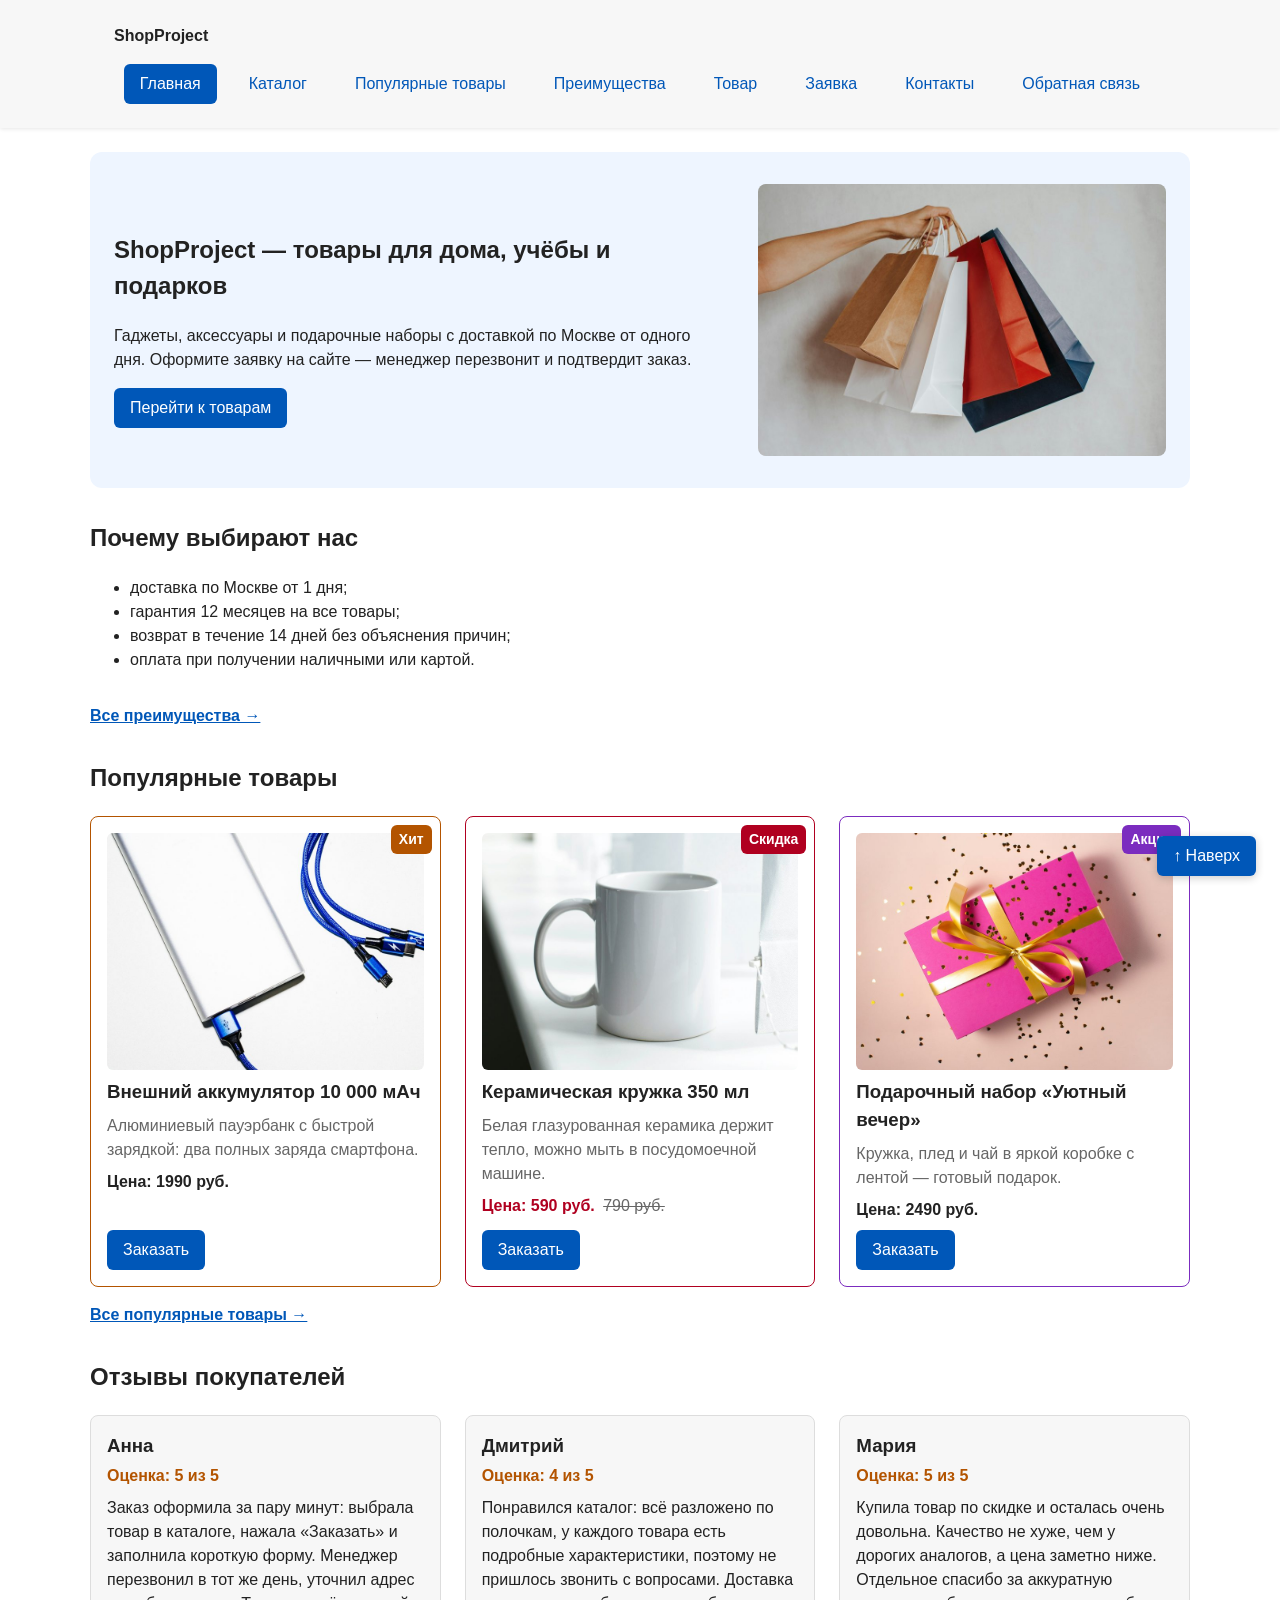
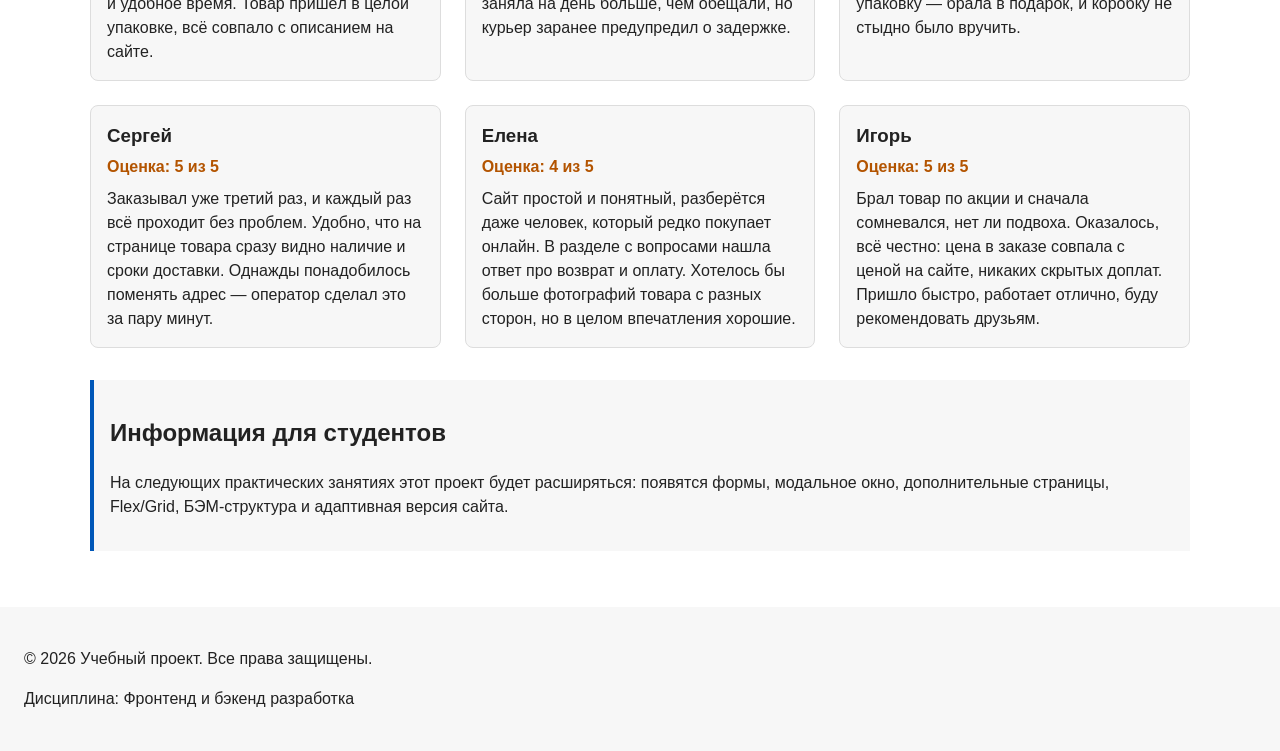
<file: index.html>
<!DOCTYPE html>
<html lang="ru">

  <head>
    <meta charset="UTF-8">
    <meta name="viewport" content="width=device-width, initial-scale=1.0">
    <meta name="description" content="ShopProject — учебный интернет-магазин: популярные товары, преимущества, отзывы покупателей и оформление заявки.">
    <title>Главная — Учебный интернет-магазин</title>
    <meta property="og:type" content="website">
    <meta property="og:title" content="Учебный интернет-магазин">
    <meta property="og:description" content="Учебный frontend-проект интернет-магазина.">
    <meta property="og:image" content="https://dark1367.github.io/kr1-html-css-shop/images/preview.jpg">
    <link rel="stylesheet" href="css/style.css">
    <script src="js/main.js" defer></script>
  </head>

  <body>

    <header class="site-header">
      <div class="site-header__inner">
        <a class="site-header__logo" href="index.html">ShopProject</a>

        <nav class="site-nav" aria-label="Основная навигация">
          <ul class="site-nav__list">
            <li class="site-nav__item">
              <a class="site-nav__link site-nav__link--active" href="index.html">Главная</a>
            </li>
            <li class="site-nav__item">
              <a class="site-nav__link" href="catalog.html">Каталог</a>
            </li>
            <li class="site-nav__item">
              <a class="site-nav__link" href="popular.html">Популярные товары</a>
            </li>
            <li class="site-nav__item">
              <a class="site-nav__link" href="advantages.html">Преимущества</a>
            </li>
            <li class="site-nav__item">
              <a class="site-nav__link" href="product.html">Товар</a>
            </li>
            <li class="site-nav__item">
              <a class="site-nav__link" href="order.html">Заявка</a>
            </li>
            <li class="site-nav__item">
              <a class="site-nav__link" href="contacts.html">Контакты</a>
            </li>
            <li class="site-nav__item">
              <a class="site-nav__link" href="index.html#contacts">Обратная связь</a>
            </li>
          </ul>
        </nav>
      </div>
    </header>

    <main>
      <section class="hero">
        <div class="hero__content">
          <h1 class="hero__title">ShopProject — товары для дома, учёбы и подарков</h1>
          <p class="hero__text">
            Гаджеты, аксессуары и подарочные наборы с доставкой по Москве от одного дня.
            Оформите заявку на сайте — менеджер перезвонит и подтвердит заказ.
          </p>
          <a class="button button--primary" href="#popular">Перейти к товарам</a>
        </div>
        <img class="hero__image" src="images/hero.jpg" alt="Пакеты с покупками на витрине" width="520" height="360">
      </section>

      <section class="section" id="advantages">
        <h2 class="section__title">Почему выбирают нас</h2>

        <ul class="advantages-list">
          <li class="advantages-list__item">доставка по Москве от 1 дня;</li>
          <li class="advantages-list__item">гарантия 12 месяцев на все товары;</li>
          <li class="advantages-list__item">возврат в течение 14 дней без объяснения причин;</li>
          <li class="advantages-list__item">оплата при получении наличными или картой.</li>
        </ul>

        <a class="section__link" href="advantages.html">Все преимущества →</a>
      </section>


      <section class="section" id="popular">
        <h2 class="section__title">Популярные товары</h2>

        <div class="products-grid">
          <article class="product-card product-card--hit">
            <span class="product-card__badge product-card__badge--hit">Хит</span>
            <img class="product-card__image" src="images/product-1.jpg" alt="Внешний аккумулятор 10 000 мАч" width="480" height="360" loading="lazy">
            <h3 class="product-card__title">Внешний аккумулятор 10 000 мАч</h3>
            <p class="product-card__description">Алюминиевый пауэрбанк с быстрой зарядкой: два полных заряда смартфона.</p>
            <p class="product-card__price">Цена: 1990 руб.</p>
            <button class="button button--primary product-card__button" type="button" data-product="Внешний аккумулятор 10 000 мАч">
              Заказать
            </button>
          </article>

          <article class="product-card product-card--discount">
            <span class="product-card__badge product-card__badge--discount">Скидка</span>
            <img class="product-card__image" src="images/product-2.jpg" alt="Керамическая кружка 350 мл" width="480" height="360" loading="lazy">
            <h3 class="product-card__title">Керамическая кружка 350 мл</h3>
            <p class="product-card__description">Белая глазурованная керамика держит тепло, можно мыть в посудомоечной машине.</p>
            <p class="product-card__price">Цена: 590 руб. <s class="product-card__old-price">790 руб.</s></p>
            <button class="button button--primary product-card__button" type="button" data-product="Керамическая кружка 350 мл">
              Заказать
            </button>
          </article>

          <article class="product-card product-card--promo">
            <span class="product-card__badge product-card__badge--promo">Акция</span>
            <img class="product-card__image" src="images/product-3.jpg" alt="Подарочный набор «Уютный вечер»" width="480" height="360" loading="lazy">
            <h3 class="product-card__title">Подарочный набор «Уютный вечер»</h3>
            <p class="product-card__description">Кружка, плед и чай в яркой коробке с лентой — готовый подарок.</p>
            <p class="product-card__price">Цена: 2490 руб.</p>
            <button class="button button--primary product-card__button" type="button" data-product="Подарочный набор «Уютный вечер»">
              Заказать
            </button>
          </article>
        </div>

        <a class="section__link" href="popular.html">Все популярные товары →</a>
      </section>

      <section class="section reviews" id="reviews">
        <h2 class="section__title">Отзывы покупателей</h2>

        <div class="reviews__list">
          <article class="review-card">
            <h3 class="review-card__author">Анна</h3>
            <p class="review-card__rating">Оценка: 5 из 5</p>
            <p class="review-card__text">
              Заказ оформила за пару минут: выбрала товар в каталоге, нажала «Заказать» и заполнила короткую форму. Менеджер перезвонил в тот же день, уточнил адрес и удобное время. Товар пришёл в целой упаковке, всё совпало с описанием на сайте.
            </p>
          </article>

          <article class="review-card">
            <h3 class="review-card__author">Дмитрий</h3>
            <p class="review-card__rating">Оценка: 4 из 5</p>
            <p class="review-card__text">
              Понравился каталог: всё разложено по полочкам, у каждого товара есть подробные характеристики, поэтому не пришлось звонить с вопросами. Доставка заняла на день больше, чем обещали, но курьер заранее предупредил о задержке.
            </p>
          </article>

          <article class="review-card">
            <h3 class="review-card__author">Мария</h3>
            <p class="review-card__rating">Оценка: 5 из 5</p>
            <p class="review-card__text">
              Купила товар по скидке и осталась очень довольна. Качество не хуже, чем у дорогих аналогов, а цена заметно ниже. Отдельное спасибо за аккуратную упаковку — брала в подарок, и коробку не стыдно было вручить.
            </p>
          </article>

          <article class="review-card">
            <h3 class="review-card__author">Сергей</h3>
            <p class="review-card__rating">Оценка: 5 из 5</p>
            <p class="review-card__text">
              Заказывал уже третий раз, и каждый раз всё проходит без проблем. Удобно, что на странице товара сразу видно наличие и сроки доставки. Однажды понадобилось поменять адрес — оператор сделал это за пару минут.
            </p>
          </article>

          <article class="review-card">
            <h3 class="review-card__author">Елена</h3>
            <p class="review-card__rating">Оценка: 4 из 5</p>
            <p class="review-card__text">
              Сайт простой и понятный, разберётся даже человек, который редко покупает онлайн. В разделе с вопросами нашла ответ про возврат и оплату. Хотелось бы больше фотографий товара с разных сторон, но в целом впечатления хорошие.
            </p>
          </article>

          <article class="review-card">
            <h3 class="review-card__author">Игорь</h3>
            <p class="review-card__rating">Оценка: 5 из 5</p>
            <p class="review-card__text">
              Брал товар по акции и сначала сомневался, нет ли подвоха. Оказалось, всё честно: цена в заказе совпала с ценой на сайте, никаких скрытых доплат. Пришло быстро, работает отлично, буду рекомендовать друзьям.
            </p>
          </article>
        </div>
      </section>

      <aside class="aside-info">
        <h2 class="aside-info__title">Информация для студентов</h2>
        <p>
          На следующих практических занятиях этот проект будет расширяться:
          появятся формы, модальное окно, дополнительные страницы, Flex/Grid,
          БЭМ-структура и адаптивная версия сайта.
        </p>
      </aside>
    </main>

    <footer class="site-footer" id="contacts">
      <p>&copy; 2026 Учебный проект. Все права защищены.</p>
      <p>Дисциплина: Фронтенд и бэкенд разработка</p>
    </footer>

    <dialog class="order-dialog" id="order-dialog" aria-labelledby="order-dialog-title">
  <h2 class="order-dialog__title" id="order-dialog-title">Оформление заявки</h2>

  <form class="order-form" id="order-form" action="#" method="post" novalidate>
    <input id="selected-product" name="selected-product" type="hidden">

    <div class="order-form__field">
      <label class="order-form__label" for="order-name">Имя</label>
      <input
        class="order-form__input"
        id="order-name"
        name="name"
        type="text"
        placeholder="Введите ваше имя"
        minlength="2"
        autocomplete="given-name"
        required
      >
    </div>

    <div class="order-form__field">
      <label class="order-form__label" for="order-email">E-mail</label>
      <input
        class="order-form__input"
        id="order-email"
        name="email"
        type="email"
        placeholder="example@mail.ru"
        autocomplete="email"
        required
      >
    </div>

    <div class="order-form__field">
      <label class="order-form__label" for="order-phone">Телефон</label>
      <input
        class="order-form__input"
        id="order-phone"
        name="phone"
        type="tel"
        inputmode="tel"
        placeholder="+7 (900) 000-00-00"
        pattern="^\+7 \(\d{3}\) \d{3}-\d{2}-\d{2}$"
        required
      >
      <small class="order-form__hint">Формат: +7 (900) 000-00-00</small>
    </div>

    <div class="order-form__field">
      <label class="order-form__label" for="order-date">Дата связи</label>
      <input
        class="order-form__input"
        id="order-date"
        name="date"
        type="date"
      >
    </div>

    <div class="order-form__field">
      <label class="order-form__label" for="order-topic">Тема заявки</label>
      <select class="order-form__select" id="order-topic" name="topic" required>
        <option value="">Выберите тему</option>
        <option value="product">Заказ товара</option>
        <option value="consultation">Консультация</option>
        <option value="delivery">Доставка</option>
      </select>
    </div>

    <div class="order-form__field">
      <label class="order-form__label" for="order-comment">Комментарий</label>
      <textarea
        class="order-form__textarea"
        id="order-comment"
        name="comment"
        rows="4"
        placeholder="Укажите дополнительную информацию"
      ></textarea>
    </div>

    <div class="order-form__field order-form__field--checkbox">
      <label class="order-form__label">
        <input
          class="order-form__checkbox"
          id="order-agreement"
          name="agreement"
          type="checkbox"
          required
        >
        Я согласен на обработку данных
      </label>
    </div>

    <div class="order-form__actions">
      <button class="button button--secondary" type="button" id="close-order-dialog">Закрыть</button>
      <button class="button button--primary" type="submit">Отправить заявку</button>
    </div>
  </form>
</dialog>

<p class="success-message" id="success-message" hidden>
  Форма успешно отправлена!
</p>

    <a class="button button--primary scroll-top" href="#" aria-label="Вернуться в начало страницы">↑ Наверх</a>

  </body>
</html>
</file>
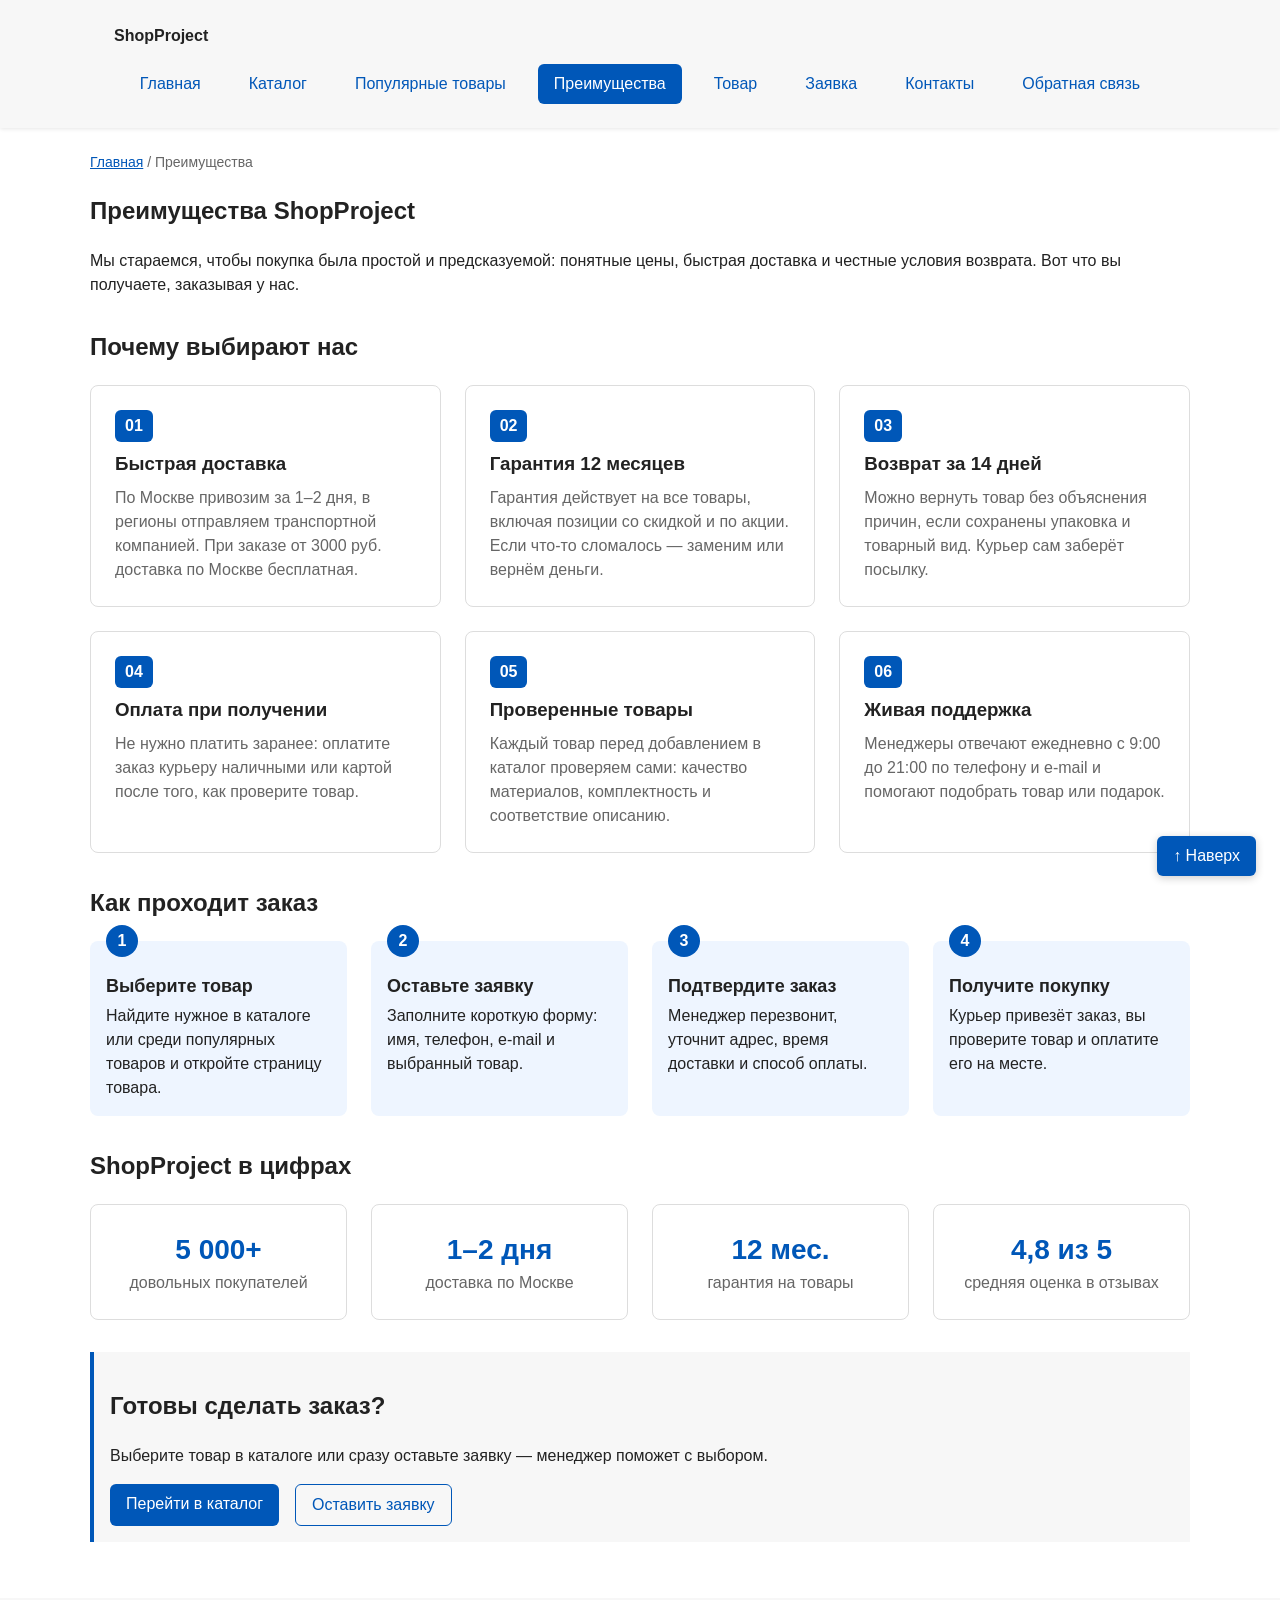
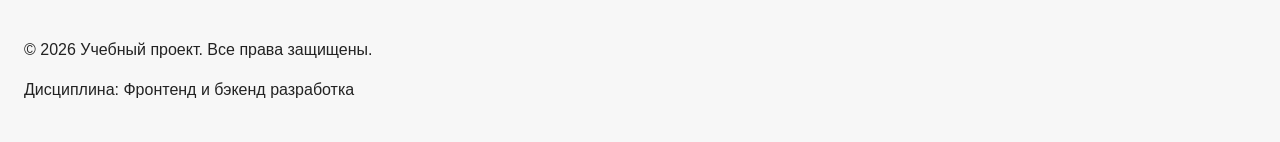
<file: advantages.html>
<!DOCTYPE html>
<html lang="ru">

  <head>
    <meta charset="UTF-8">
    <meta name="viewport" content="width=device-width, initial-scale=1.0">
    <meta name="description" content="Преимущества интернет-магазина ShopProject: быстрая доставка, гарантия, простой возврат и оплата при получении.">
    <title>Преимущества — ShopProject</title>
    <meta property="og:type" content="website">
    <meta property="og:title" content="Преимущества — ShopProject">
    <meta property="og:description" content="Преимущества интернет-магазина ShopProject: быстрая доставка, гарантия, простой возврат и оплата при получении.">
    <meta property="og:image" content="https://dark1367.github.io/kr1-html-css-shop/images/preview.jpg">
    <link rel="stylesheet" href="css/style.css">
  </head>

  <body>

    <header class="site-header">
      <div class="site-header__inner">
        <a class="site-header__logo" href="index.html">ShopProject</a>

        <nav class="site-nav" aria-label="Основная навигация">
          <ul class="site-nav__list">
            <li class="site-nav__item">
              <a class="site-nav__link" href="index.html">Главная</a>
            </li>
            <li class="site-nav__item">
              <a class="site-nav__link" href="catalog.html">Каталог</a>
            </li>
            <li class="site-nav__item">
              <a class="site-nav__link" href="popular.html">Популярные товары</a>
            </li>
            <li class="site-nav__item">
              <a class="site-nav__link site-nav__link--active" href="advantages.html">Преимущества</a>
            </li>
            <li class="site-nav__item">
              <a class="site-nav__link" href="product.html">Товар</a>
            </li>
            <li class="site-nav__item">
              <a class="site-nav__link" href="order.html">Заявка</a>
            </li>
            <li class="site-nav__item">
              <a class="site-nav__link" href="contacts.html">Контакты</a>
            </li>
            <li class="site-nav__item">
              <a class="site-nav__link" href="index.html#contacts">Обратная связь</a>
            </li>
          </ul>
        </nav>
      </div>
    </header>

    <main>
      <nav class="breadcrumbs" aria-label="Хлебные крошки">
        <a class="breadcrumbs__link" href="index.html">Главная</a>
        <span class="breadcrumbs__current">Преимущества</span>
      </nav>

      <section class="section">
        <h1>Преимущества ShopProject</h1>
        <p>
          Мы стараемся, чтобы покупка была простой и предсказуемой: понятные цены,
          быстрая доставка и честные условия возврата. Вот что вы получаете, заказывая у нас.
        </p>
      </section>

      <section class="section">
        <h2 class="section__title">Почему выбирают нас</h2>

        <div class="advantages-grid">
          <article class="advantage-card">
            <span class="advantage-card__number">01</span>
            <h3 class="advantage-card__title">Быстрая доставка</h3>
            <p class="advantage-card__text">По Москве привозим за 1–2 дня, в регионы отправляем транспортной компанией. При заказе от 3000 руб. доставка по Москве бесплатная.</p>
          </article>

          <article class="advantage-card">
            <span class="advantage-card__number">02</span>
            <h3 class="advantage-card__title">Гарантия 12 месяцев</h3>
            <p class="advantage-card__text">Гарантия действует на все товары, включая позиции со скидкой и по акции. Если что-то сломалось — заменим или вернём деньги.</p>
          </article>

          <article class="advantage-card">
            <span class="advantage-card__number">03</span>
            <h3 class="advantage-card__title">Возврат за 14 дней</h3>
            <p class="advantage-card__text">Можно вернуть товар без объяснения причин, если сохранены упаковка и товарный вид. Курьер сам заберёт посылку.</p>
          </article>

          <article class="advantage-card">
            <span class="advantage-card__number">04</span>
            <h3 class="advantage-card__title">Оплата при получении</h3>
            <p class="advantage-card__text">Не нужно платить заранее: оплатите заказ курьеру наличными или картой после того, как проверите товар.</p>
          </article>

          <article class="advantage-card">
            <span class="advantage-card__number">05</span>
            <h3 class="advantage-card__title">Проверенные товары</h3>
            <p class="advantage-card__text">Каждый товар перед добавлением в каталог проверяем сами: качество материалов, комплектность и соответствие описанию.</p>
          </article>

          <article class="advantage-card">
            <span class="advantage-card__number">06</span>
            <h3 class="advantage-card__title">Живая поддержка</h3>
            <p class="advantage-card__text">Менеджеры отвечают ежедневно с 9:00 до 21:00 по телефону и e-mail и помогают подобрать товар или подарок.</p>
          </article>
        </div>
      </section>

      <section class="section">
        <h2 class="section__title">Как проходит заказ</h2>

        <ol class="steps">
          <li class="steps__item">
            <h3 class="steps__title">Выберите товар</h3>
            <p class="steps__text">Найдите нужное в каталоге или среди популярных товаров и откройте страницу товара.</p>
          </li>
          <li class="steps__item">
            <h3 class="steps__title">Оставьте заявку</h3>
            <p class="steps__text">Заполните короткую форму: имя, телефон, e-mail и выбранный товар.</p>
          </li>
          <li class="steps__item">
            <h3 class="steps__title">Подтвердите заказ</h3>
            <p class="steps__text">Менеджер перезвонит, уточнит адрес, время доставки и способ оплаты.</p>
          </li>
          <li class="steps__item">
            <h3 class="steps__title">Получите покупку</h3>
            <p class="steps__text">Курьер привезёт заказ, вы проверите товар и оплатите его на месте.</p>
          </li>
        </ol>
      </section>

      <section class="section">
        <h2 class="section__title">ShopProject в цифрах</h2>

        <div class="stats">
          <div class="stats__item">
            <p class="stats__value">5 000+</p>
            <p class="stats__label">довольных покупателей</p>
          </div>
          <div class="stats__item">
            <p class="stats__value">1–2 дня</p>
            <p class="stats__label">доставка по Москве</p>
          </div>
          <div class="stats__item">
            <p class="stats__value">12 мес.</p>
            <p class="stats__label">гарантия на товары</p>
          </div>
          <div class="stats__item">
            <p class="stats__value">4,8 из 5</p>
            <p class="stats__label">средняя оценка в отзывах</p>
          </div>
        </div>
      </section>

      <aside class="aside-info">
        <h2 class="aside-info__title">Готовы сделать заказ?</h2>
        <p>Выберите товар в каталоге или сразу оставьте заявку — менеджер поможет с выбором.</p>
        <div class="aside-info__actions">
          <a class="button button--primary" href="catalog.html">Перейти в каталог</a>
          <a class="button button--secondary" href="order.html">Оставить заявку</a>
        </div>
      </aside>
    </main>

    <footer class="site-footer">
      <p>&copy; 2026 Учебный проект. Все права защищены.</p>
      <p>Дисциплина: Фронтенд и бэкенд разработка</p>
    </footer>

    <a class="button button--primary scroll-top" href="#" aria-label="Вернуться в начало страницы">↑ Наверх</a>

  </body>
</html>
</file>
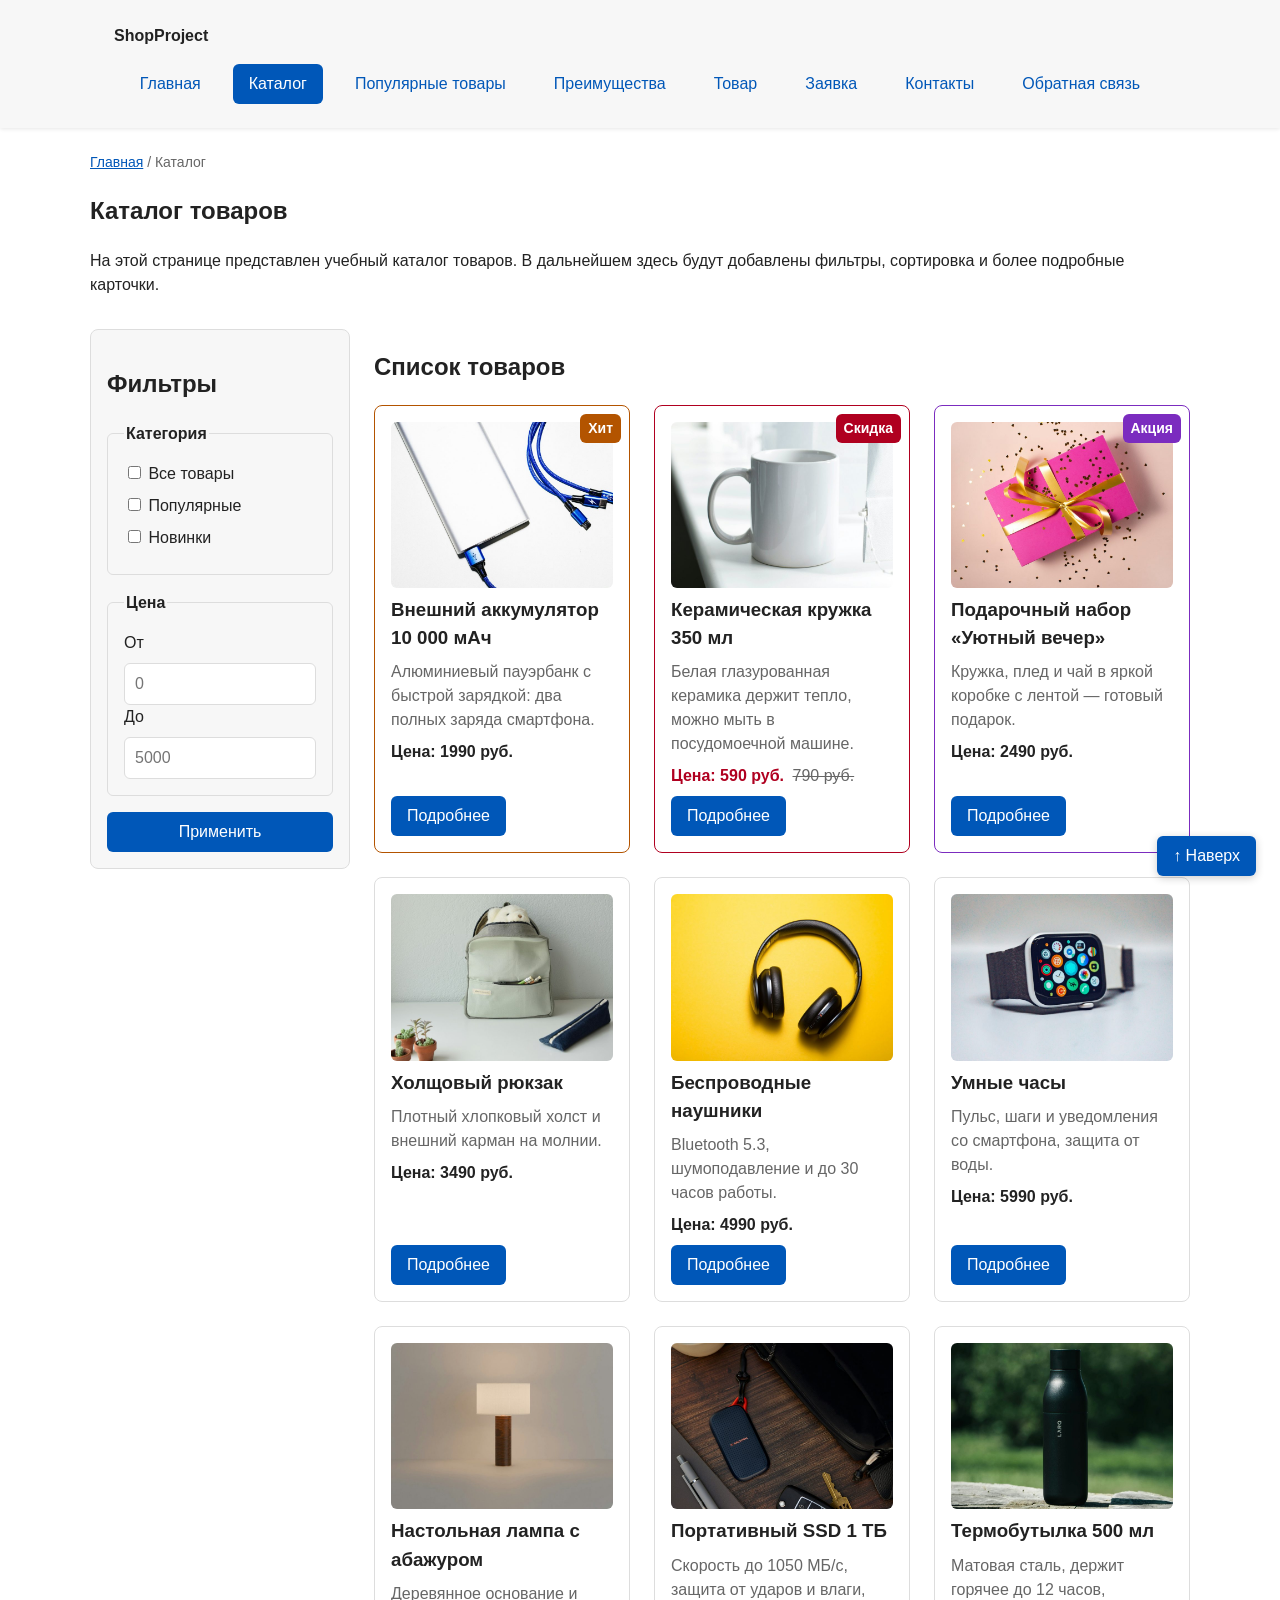
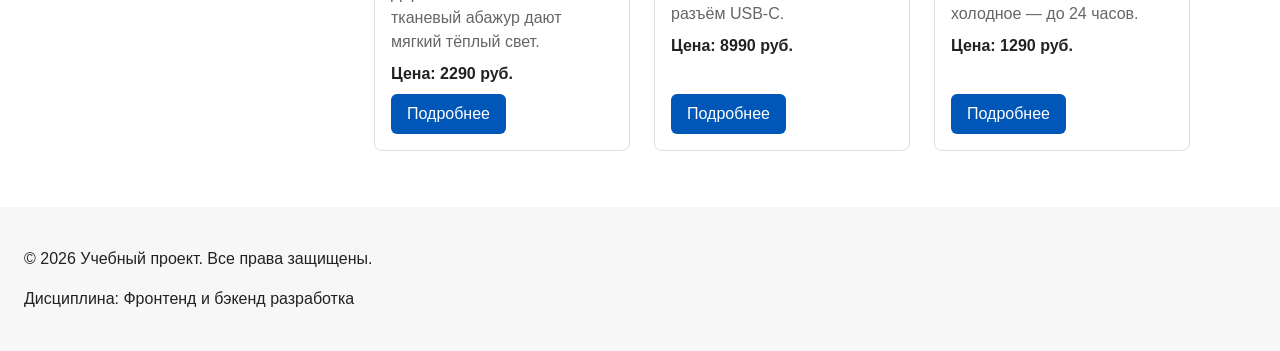
<file: catalog.html>
<!DOCTYPE html>
<html lang="ru">

  <head>
    <meta charset="UTF-8">
    <meta name="viewport" content="width=device-width, initial-scale=1.0">
    <meta name="description" content="Каталог товаров учебного интернет-магазина.">
    <title>Каталог товаров — Учебный интернет-магазин</title>
    <meta property="og:type" content="website">
    <meta property="og:title" content="Каталог товаров — Учебный интернет-магазин">
    <meta property="og:description" content="Каталог товаров учебного интернет-магазина.">
    <meta property="og:image" content="https://dark1367.github.io/kr1-html-css-shop/images/preview.jpg">
    <link rel="stylesheet" href="css/style.css">
  </head>

  <body>

    <header class="site-header">
      <div class="site-header__inner">
        <a class="site-header__logo" href="index.html">ShopProject</a>

        <nav class="site-nav" aria-label="Основная навигация">
          <ul class="site-nav__list">
            <li class="site-nav__item">
              <a class="site-nav__link" href="index.html">Главная</a>
            </li>
            <li class="site-nav__item">
              <a class="site-nav__link site-nav__link--active" href="catalog.html">Каталог</a>
            </li>
            <li class="site-nav__item">
              <a class="site-nav__link" href="popular.html">Популярные товары</a>
            </li>
            <li class="site-nav__item">
              <a class="site-nav__link" href="advantages.html">Преимущества</a>
            </li>
            <li class="site-nav__item">
              <a class="site-nav__link" href="product.html">Товар</a>
            </li>
            <li class="site-nav__item">
              <a class="site-nav__link" href="order.html">Заявка</a>
            </li>
            <li class="site-nav__item">
              <a class="site-nav__link" href="contacts.html">Контакты</a>
            </li>
            <li class="site-nav__item">
              <a class="site-nav__link" href="index.html#contacts">Обратная связь</a>
            </li>
          </ul>
        </nav>
      </div>
    </header>

    <main>
      <nav class="breadcrumbs" aria-label="Хлебные крошки">
        <a class="breadcrumbs__link" href="index.html">Главная</a>
        <span class="breadcrumbs__current">Каталог</span>
      </nav>

      <section class="section">
        <h1>Каталог товаров</h1>
        <p>
          На этой странице представлен учебный каталог товаров.
          В дальнейшем здесь будут добавлены фильтры, сортировка и более
          подробные карточки.
        </p>
      </section>

      <section class="catalog-layout">
        <aside class="catalog-filters">
          <h2 class="catalog-filters__title">Фильтры</h2>

          <form class="filters-form" action="#" method="get">
            <fieldset class="filters-form__group">
              <legend class="filters-form__legend">Категория</legend>

              <label class="filters-form__label">
                <input type="checkbox" name="category" value="all">
                Все товары
              </label>

              <label class="filters-form__label">
                <input type="checkbox" name="category" value="popular">
                Популярные
              </label>

              <label class="filters-form__label">
                <input type="checkbox" name="category" value="new">
                Новинки
              </label>
            </fieldset>

            <fieldset class="filters-form__group">
              <legend class="filters-form__legend">Цена</legend>

              <label class="filters-form__label" for="price-from">От</label>
              <input class="filters-form__input" id="price-from" name="price-from" type="number" min="0" placeholder="0">

              <label class="filters-form__label" for="price-to">До</label>
              <input class="filters-form__input" id="price-to" name="price-to" type="number" min="0" placeholder="5000">
            </fieldset>

            <button class="button button--primary filters-form__button" type="submit">Применить</button>
          </form>
        </aside>

        <section class="catalog-products">
          <h2 class="catalog-products__title">Список товаров</h2>

          <div class="products-grid">
            <article class="product-card product-card--hit">
              <span class="product-card__badge product-card__badge--hit">Хит</span>
              <img class="product-card__image" src="images/product-1.jpg" alt="Внешний аккумулятор 10 000 мАч" width="480" height="360" loading="lazy">
              <h3 class="product-card__title">Внешний аккумулятор 10 000 мАч</h3>
              <p class="product-card__description">Алюминиевый пауэрбанк с быстрой зарядкой: два полных заряда смартфона.</p>
              <p class="product-card__price">Цена: 1990 руб.</p>
              <a class="button button--primary product-card__button" href="product.html">Подробнее</a>
            </article>

            <article class="product-card product-card--discount">
              <span class="product-card__badge product-card__badge--discount">Скидка</span>
              <img class="product-card__image" src="images/product-2.jpg" alt="Керамическая кружка 350 мл" width="480" height="360" loading="lazy">
              <h3 class="product-card__title">Керамическая кружка 350 мл</h3>
              <p class="product-card__description">Белая глазурованная керамика держит тепло, можно мыть в посудомоечной машине.</p>
              <p class="product-card__price">Цена: 590 руб. <s class="product-card__old-price">790 руб.</s></p>
              <a class="button button--primary product-card__button" href="product.html">Подробнее</a>
            </article>

            <article class="product-card product-card--promo">
              <span class="product-card__badge product-card__badge--promo">Акция</span>
              <img class="product-card__image" src="images/product-3.jpg" alt="Подарочный набор «Уютный вечер»" width="480" height="360" loading="lazy">
              <h3 class="product-card__title">Подарочный набор «Уютный вечер»</h3>
              <p class="product-card__description">Кружка, плед и чай в яркой коробке с лентой — готовый подарок.</p>
              <p class="product-card__price">Цена: 2490 руб.</p>
              <a class="button button--primary product-card__button" href="product.html">Подробнее</a>
            </article>

            <article class="product-card">
              <img class="product-card__image" src="images/product-4.jpg" alt="Холщовый рюкзак" width="480" height="360" loading="lazy">
              <h3 class="product-card__title">Холщовый рюкзак</h3>
              <p class="product-card__description">Плотный хлопковый холст и внешний карман на молнии.</p>
              <p class="product-card__price">Цена: 3490 руб.</p>
              <a class="button button--primary product-card__button" href="product.html">Подробнее</a>
            </article>

            <article class="product-card">
              <img class="product-card__image" src="images/product-5.jpg" alt="Беспроводные наушники" width="480" height="360" loading="lazy">
              <h3 class="product-card__title">Беспроводные наушники</h3>
              <p class="product-card__description">Bluetooth 5.3, шумоподавление и до 30 часов работы.</p>
              <p class="product-card__price">Цена: 4990 руб.</p>
              <a class="button button--primary product-card__button" href="product.html">Подробнее</a>
            </article>

            <article class="product-card">
              <img class="product-card__image" src="images/product-6.jpg" alt="Умные часы" width="480" height="360" loading="lazy">
              <h3 class="product-card__title">Умные часы</h3>
              <p class="product-card__description">Пульс, шаги и уведомления со смартфона, защита от воды.</p>
              <p class="product-card__price">Цена: 5990 руб.</p>
              <a class="button button--primary product-card__button" href="product.html">Подробнее</a>
            </article>

            <article class="product-card">
              <img class="product-card__image" src="images/product-7.jpg" alt="Настольная лампа с абажуром" width="480" height="360" loading="lazy">
              <h3 class="product-card__title">Настольная лампа с абажуром</h3>
              <p class="product-card__description">Деревянное основание и тканевый абажур дают мягкий тёплый свет.</p>
              <p class="product-card__price">Цена: 2290 руб.</p>
              <a class="button button--primary product-card__button" href="product.html">Подробнее</a>
            </article>

            <article class="product-card">
              <img class="product-card__image" src="images/product-8.jpg" alt="Портативный SSD 1 ТБ" width="480" height="360" loading="lazy">
              <h3 class="product-card__title">Портативный SSD 1 ТБ</h3>
              <p class="product-card__description">Скорость до 1050 МБ/с, защита от ударов и влаги, разъём USB-C.</p>
              <p class="product-card__price">Цена: 8990 руб.</p>
              <a class="button button--primary product-card__button" href="product.html">Подробнее</a>
            </article>

            <article class="product-card">
              <img class="product-card__image" src="images/product-9.jpg" alt="Термобутылка 500 мл" width="480" height="360" loading="lazy">
              <h3 class="product-card__title">Термобутылка 500 мл</h3>
              <p class="product-card__description">Матовая сталь, держит горячее до 12 часов, холодное — до 24 часов.</p>
              <p class="product-card__price">Цена: 1290 руб.</p>
              <a class="button button--primary product-card__button" href="product.html">Подробнее</a>
            </article>
          </div>
        </section>
      </section>
    </main>

    <footer class="site-footer">
      <p>&copy; 2026 Учебный проект. Все права защищены.</p>
      <p>Дисциплина: Фронтенд и бэкенд разработка</p>
    </footer>

    <a class="button button--primary scroll-top" href="#" aria-label="Вернуться в начало страницы">↑ Наверх</a>

  </body>
</html>
</file>
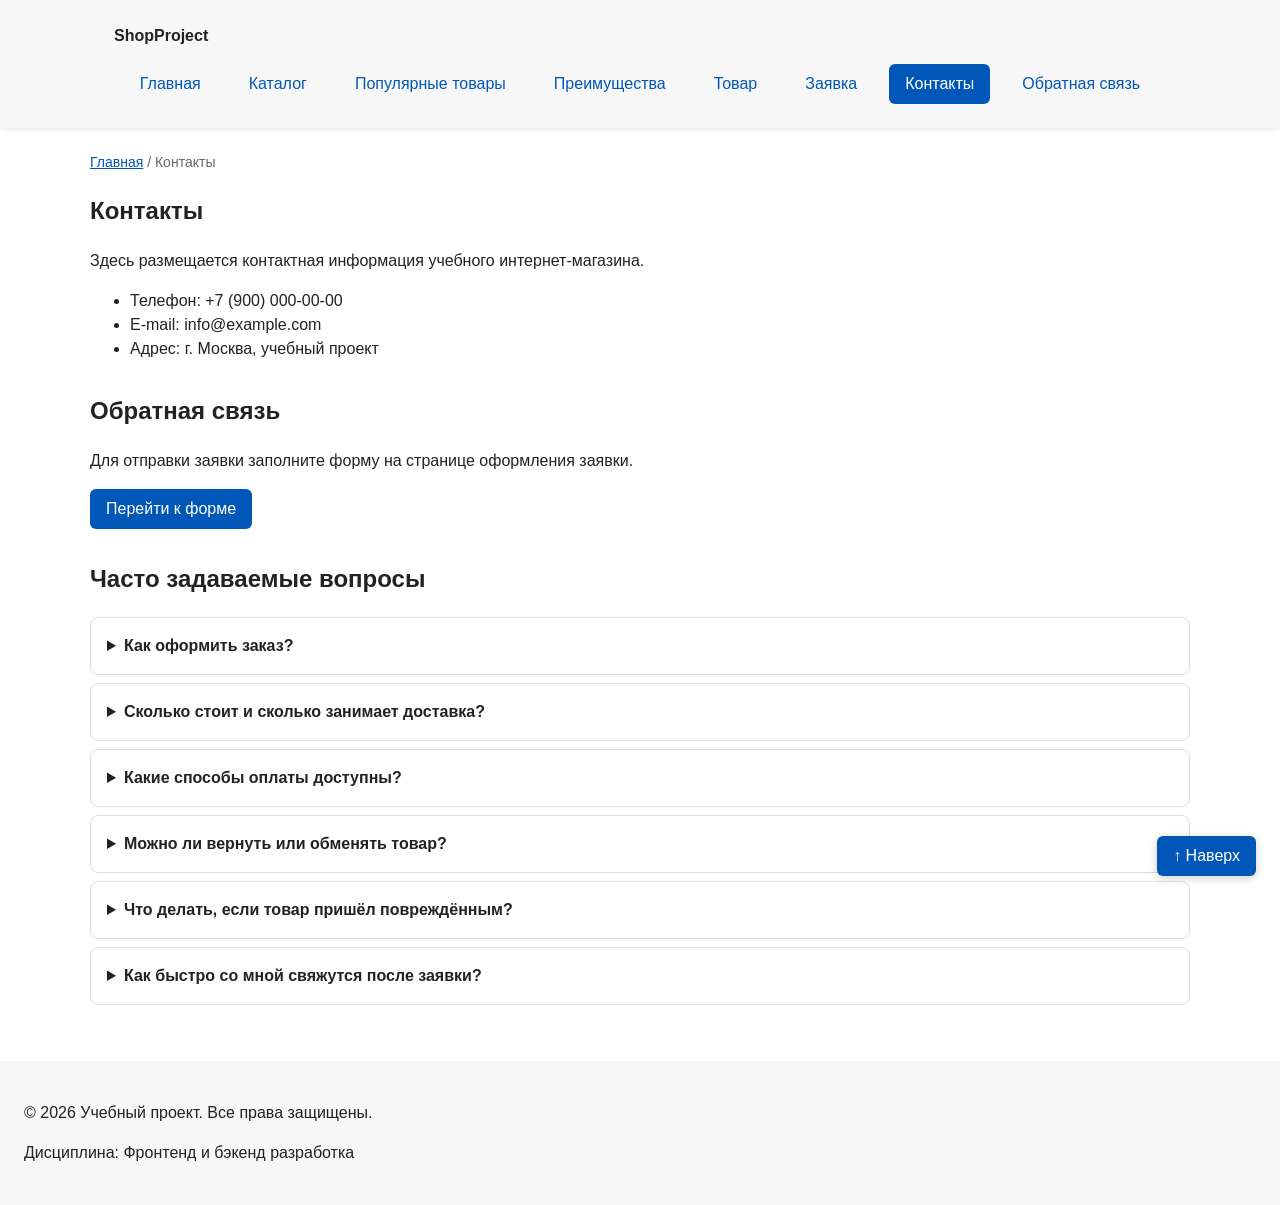
<file: contacts.html>
<!DOCTYPE html>
<html lang="ru">

  <head>
    <meta charset="UTF-8">
    <meta name="viewport" content="width=device-width, initial-scale=1.0">
    <meta name="description" content="Контактная информация учебного интернет-магазина.">
    <title>Контакты — Учебный интернет-магазин</title>
    <meta property="og:type" content="website">
    <meta property="og:title" content="Контакты — Учебный интернет-магазин">
    <meta property="og:description" content="Контактная информация учебного интернет-магазина.">
    <meta property="og:image" content="https://dark1367.github.io/kr1-html-css-shop/images/preview.jpg">
    <link rel="stylesheet" href="css/style.css">
  </head>

  <body>

    <header class="site-header">
      <div class="site-header__inner">
        <a class="site-header__logo" href="index.html">ShopProject</a>

        <nav class="site-nav" aria-label="Основная навигация">
          <ul class="site-nav__list">
            <li class="site-nav__item">
              <a class="site-nav__link" href="index.html">Главная</a>
            </li>
            <li class="site-nav__item">
              <a class="site-nav__link" href="catalog.html">Каталог</a>
            </li>
            <li class="site-nav__item">
              <a class="site-nav__link" href="popular.html">Популярные товары</a>
            </li>
            <li class="site-nav__item">
              <a class="site-nav__link" href="advantages.html">Преимущества</a>
            </li>
            <li class="site-nav__item">
              <a class="site-nav__link" href="product.html">Товар</a>
            </li>
            <li class="site-nav__item">
              <a class="site-nav__link" href="order.html">Заявка</a>
            </li>
            <li class="site-nav__item">
              <a class="site-nav__link site-nav__link--active" href="contacts.html">Контакты</a>
            </li>
            <li class="site-nav__item">
              <a class="site-nav__link" href="index.html#contacts">Обратная связь</a>
            </li>
          </ul>
        </nav>
      </div>
    </header>

    <main>
      <nav class="breadcrumbs" aria-label="Хлебные крошки">
        <a class="breadcrumbs__link" href="index.html">Главная</a>
        <span class="breadcrumbs__current">Контакты</span>
      </nav>

      <section class="section">
        <h1>Контакты</h1>
        <p>
          Здесь размещается контактная информация учебного интернет-магазина.
        </p>

        <ul class="contacts-list">
          <li class="contacts-list__item">Телефон: +7 (900) 000-00-00</li>
          <li class="contacts-list__item">E-mail: info@example.com</li>
          <li class="contacts-list__item">Адрес: г. Москва, учебный проект</li>
        </ul>
      </section>

      <section class="section" id="feedback">
        <h2 class="section__title">Обратная связь</h2>
        <p>
          Для отправки заявки заполните форму на странице оформления заявки.
        </p>
        <a class="button button--primary" href="order.html">Перейти к форме</a>
      </section>

      <section class="section faq" id="faq">
        <h2 class="section__title">Часто задаваемые вопросы</h2>

        <details class="faq__item">
          <summary class="faq__question">Как оформить заказ?</summary>
          <div class="faq__answer">
            <p class="faq__text">
              Есть два способа. Первый — выбрать товар в каталоге, открыть его страницу кнопкой «Подробнее» и нажать «Оформить заявку». Второй — сразу перейти на страницу заявки и выбрать товар из списка.
            </p>
            <p class="faq__text">
              В форме укажите имя, e-mail и телефон, выберите товар и тему заявки. После отправки менеджер перезвонит, уточнит адрес и удобное время доставки и подтвердит заказ.
            </p>
          </div>
        </details>

        <details class="faq__item">
          <summary class="faq__question">Сколько стоит и сколько занимает доставка?</summary>
          <div class="faq__answer">
            <p class="faq__text">
              По Москве в пределах МКАД курьер привезёт заказ за 1–2 дня, стоимость — 300 руб. При заказе от 3000 руб. доставка бесплатная.
            </p>
            <p class="faq__text">
              В Подмосковье и другие регионы отправляем транспортной компанией, срок — от 2 до 7 дней в зависимости от города. Точную стоимость менеджер назовёт при подтверждении заказа. Также можно бесплатно забрать заказ из пункта самовывоза в Москве.
            </p>
          </div>
        </details>

        <details class="faq__item">
          <summary class="faq__question">Какие способы оплаты доступны?</summary>
          <div class="faq__answer">
            <p class="faq__text">
              Заказ можно оплатить при получении — наличными или банковской картой курьеру. Курьер выдаёт кассовый чек.
            </p>
            <p class="faq__text">
              Если удобнее оплатить заранее, менеджер после подтверждения пришлёт ссылку на онлайн-оплату картой или через СБП. Предоплата не обязательна: деньги списываются только за подтверждённый заказ.
            </p>
          </div>
        </details>

        <details class="faq__item">
          <summary class="faq__question">Можно ли вернуть или обменять товар?</summary>
          <div class="faq__answer">
            <p class="faq__text">
              Да. В течение 14 дней после получения товар можно вернуть без объяснения причин, если сохранены упаковка, комплектность и товарный вид.
            </p>
            <p class="faq__text">
              Чтобы оформить возврат, напишите на e-mail или позвоните по телефону с этой страницы и укажите номер заказа. Курьер заберёт товар, а деньги вернутся тем же способом, которым была сделана оплата, в течение 10 дней.
            </p>
          </div>
        </details>

        <details class="faq__item">
          <summary class="faq__question">Что делать, если товар пришёл повреждённым?</summary>
          <div class="faq__answer">
            <p class="faq__text">
              Проверьте упаковку и товар при курьере. Если заметили повреждение, можно сразу отказаться от покупки — оплачивать ничего не нужно.
            </p>
            <p class="faq__text">
              Если дефект обнаружился позже, сфотографируйте его и свяжитесь с нами в течение 14 дней. Мы бесплатно заменим товар или вернём деньги. На все товары, в том числе со скидкой и по акции, действует гарантия 12 месяцев.
            </p>
          </div>
        </details>

        <details class="faq__item">
          <summary class="faq__question">Как быстро со мной свяжутся после заявки?</summary>
          <div class="faq__answer">
            <p class="faq__text">
              Заявки обрабатываются ежедневно с 9:00 до 21:00. Менеджер перезвонит в течение часа, если заявка отправлена в рабочее время, и утром следующего дня — если вечером или ночью.
            </p>
            <p class="faq__text">
              Если вам неудобно говорить по телефону, напишите об этом в комментарии к заявке — подтвердим заказ по e-mail.
            </p>
          </div>
        </details>
      </section>
    </main>

    <footer class="site-footer">
      <p>&copy; 2026 Учебный проект. Все права защищены.</p>
      <p>Дисциплина: Фронтенд и бэкенд разработка</p>
    </footer>

    <a class="button button--primary scroll-top" href="#" aria-label="Вернуться в начало страницы">↑ Наверх</a>

  </body>
</html>
</file>
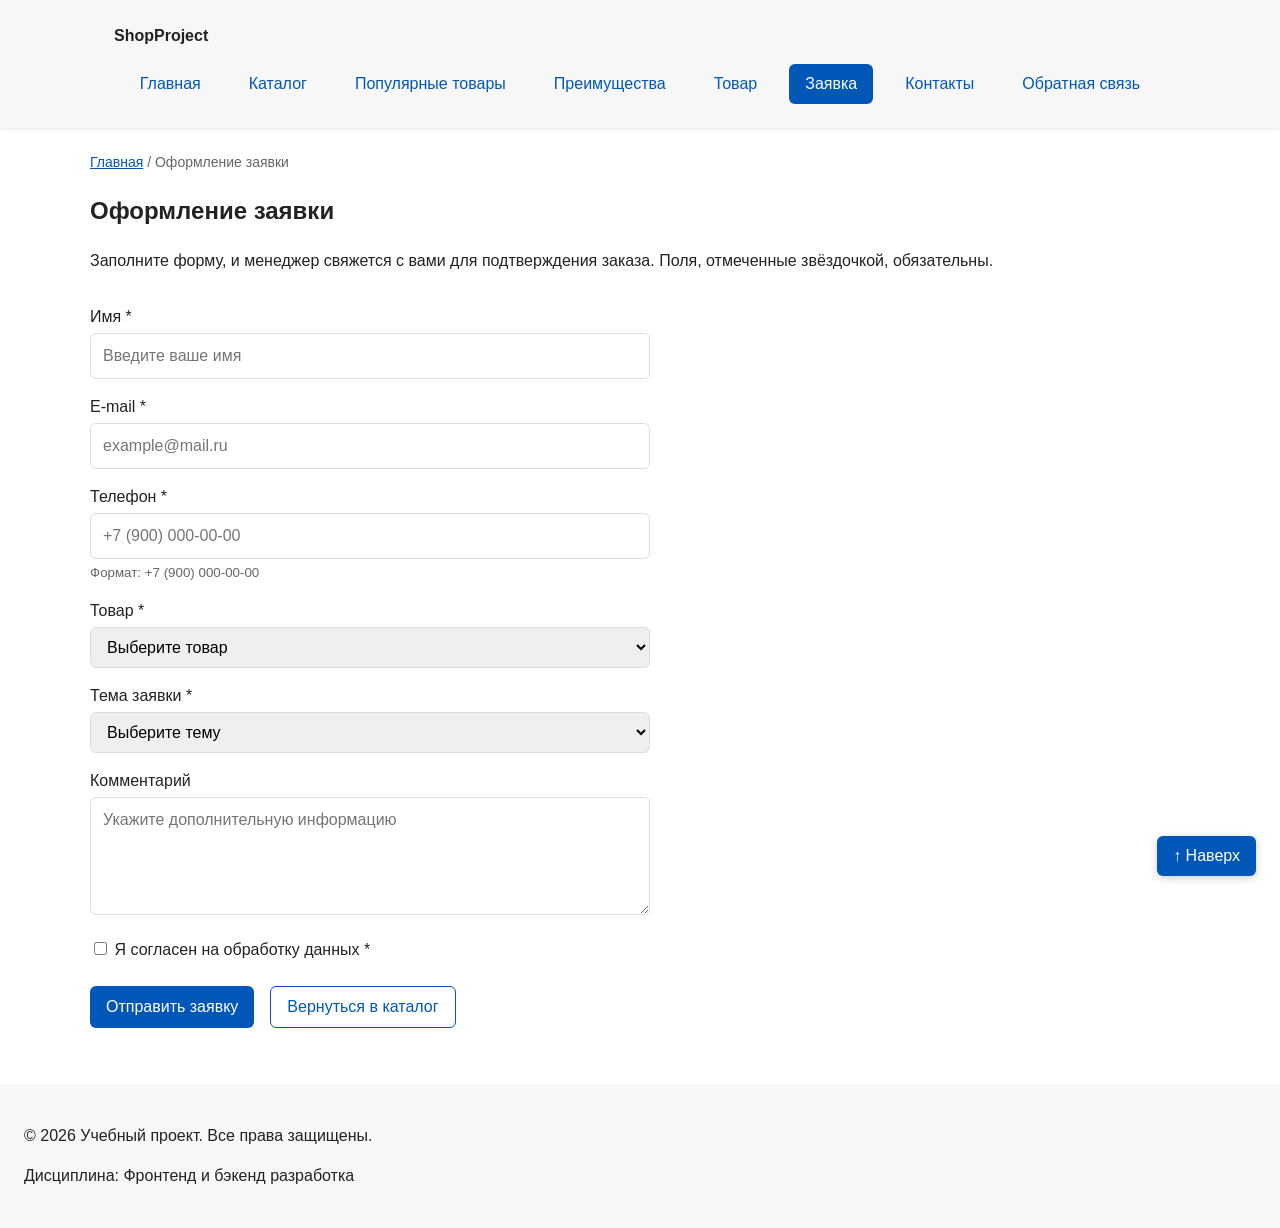
<file: order.html>
<!DOCTYPE html>
<html lang="ru">

  <head>
    <meta charset="UTF-8">
    <meta name="viewport" content="width=device-width, initial-scale=1.0">
    <meta name="description" content="Оформление заявки на товар учебного интернет-магазина.">
    <title>Оформление заявки — Учебный интернет-магазин</title>
    <meta property="og:type" content="website">
    <meta property="og:title" content="Оформление заявки — Учебный интернет-магазин">
    <meta property="og:description" content="Оформление заявки на товар учебного интернет-магазина.">
    <meta property="og:image" content="https://dark1367.github.io/kr1-html-css-shop/images/preview.jpg">
    <link rel="stylesheet" href="css/style.css">
  </head>

  <body>

    <header class="site-header">
      <div class="site-header__inner">
        <a class="site-header__logo" href="index.html">ShopProject</a>

        <nav class="site-nav" aria-label="Основная навигация">
          <ul class="site-nav__list">
            <li class="site-nav__item">
              <a class="site-nav__link" href="index.html">Главная</a>
            </li>
            <li class="site-nav__item">
              <a class="site-nav__link" href="catalog.html">Каталог</a>
            </li>
            <li class="site-nav__item">
              <a class="site-nav__link" href="popular.html">Популярные товары</a>
            </li>
            <li class="site-nav__item">
              <a class="site-nav__link" href="advantages.html">Преимущества</a>
            </li>
            <li class="site-nav__item">
              <a class="site-nav__link" href="product.html">Товар</a>
            </li>
            <li class="site-nav__item">
              <a class="site-nav__link site-nav__link--active" href="order.html">Заявка</a>
            </li>
            <li class="site-nav__item">
              <a class="site-nav__link" href="contacts.html">Контакты</a>
            </li>
            <li class="site-nav__item">
              <a class="site-nav__link" href="index.html#contacts">Обратная связь</a>
            </li>
          </ul>
        </nav>
      </div>
    </header>

    <main>
      <nav class="breadcrumbs" aria-label="Хлебные крошки">
        <a class="breadcrumbs__link" href="index.html">Главная</a>
        <span class="breadcrumbs__current">Оформление заявки</span>
      </nav>

      <section class="section">
        <h1>Оформление заявки</h1>
        <p>
          Заполните форму, и менеджер свяжется с вами для подтверждения заказа.
          Поля, отмеченные звёздочкой, обязательны.
        </p>
      </section>

      <section class="section order-page">
        <form class="order-form order-page__form" action="#" method="post">
          <div class="order-form__field">
            <label class="order-form__label" for="order-name">Имя *</label>
            <input
              class="order-form__input"
              id="order-name"
              name="name"
              type="text"
              placeholder="Введите ваше имя"
              minlength="2"
              autocomplete="given-name"
              required
            >
          </div>

          <div class="order-form__field">
            <label class="order-form__label" for="order-email">E-mail *</label>
            <input
              class="order-form__input"
              id="order-email"
              name="email"
              type="email"
              placeholder="example@mail.ru"
              autocomplete="email"
              required
            >
          </div>

          <div class="order-form__field">
            <label class="order-form__label" for="order-phone">Телефон *</label>
            <input
              class="order-form__input"
              id="order-phone"
              name="phone"
              type="tel"
              inputmode="tel"
              placeholder="+7 (900) 000-00-00"
              pattern="^\+7 \(\d{3}\) \d{3}-\d{2}-\d{2}$"
              required
            >
            <small class="order-form__hint">Формат: +7 (900) 000-00-00</small>
          </div>

          <div class="order-form__field">
            <label class="order-form__label" for="order-product">Товар *</label>
            <select class="order-form__select" id="order-product" name="product" required>
              <option value="">Выберите товар</option>
              <option value="product-1">Внешний аккумулятор 10 000 мАч — 1990 руб.</option>
              <option value="product-2">Керамическая кружка 350 мл — 590 руб.</option>
              <option value="product-3">Подарочный набор «Уютный вечер» — 2490 руб.</option>
              <option value="product-4">Холщовый рюкзак — 3490 руб.</option>
              <option value="product-5">Беспроводные наушники — 4990 руб.</option>
              <option value="product-6">Умные часы — 5990 руб.</option>
              <option value="product-7">Настольная лампа с абажуром — 2290 руб.</option>
              <option value="product-8">Портативный SSD 1 ТБ — 8990 руб.</option>
              <option value="product-9">Термобутылка 500 мл — 1290 руб.</option>
            </select>
          </div>

          <div class="order-form__field">
            <label class="order-form__label" for="order-topic">Тема заявки *</label>
            <select class="order-form__select" id="order-topic" name="topic" required>
              <option value="">Выберите тему</option>
              <option value="product">Заказ товара</option>
              <option value="consultation">Консультация</option>
              <option value="delivery">Доставка</option>
            </select>
          </div>

          <div class="order-form__field">
            <label class="order-form__label" for="order-comment">Комментарий</label>
            <textarea
              class="order-form__textarea"
              id="order-comment"
              name="comment"
              rows="4"
              placeholder="Укажите дополнительную информацию"
            ></textarea>
          </div>

          <div class="order-form__field order-form__field--checkbox">
            <label class="order-form__label" for="order-agreement">
              <input
                class="order-form__checkbox"
                id="order-agreement"
                name="agreement"
                type="checkbox"
                required
              >
              Я согласен на обработку данных *
            </label>
          </div>

          <div class="order-form__actions">
            <button class="button button--primary" type="submit">Отправить заявку</button>
            <a class="button button--secondary" href="catalog.html">Вернуться в каталог</a>
          </div>
        </form>
      </section>
    </main>

    <footer class="site-footer">
      <p>&copy; 2026 Учебный проект. Все права защищены.</p>
      <p>Дисциплина: Фронтенд и бэкенд разработка</p>
    </footer>

    <a class="button button--primary scroll-top" href="#" aria-label="Вернуться в начало страницы">↑ Наверх</a>

  </body>
</html>
</file>
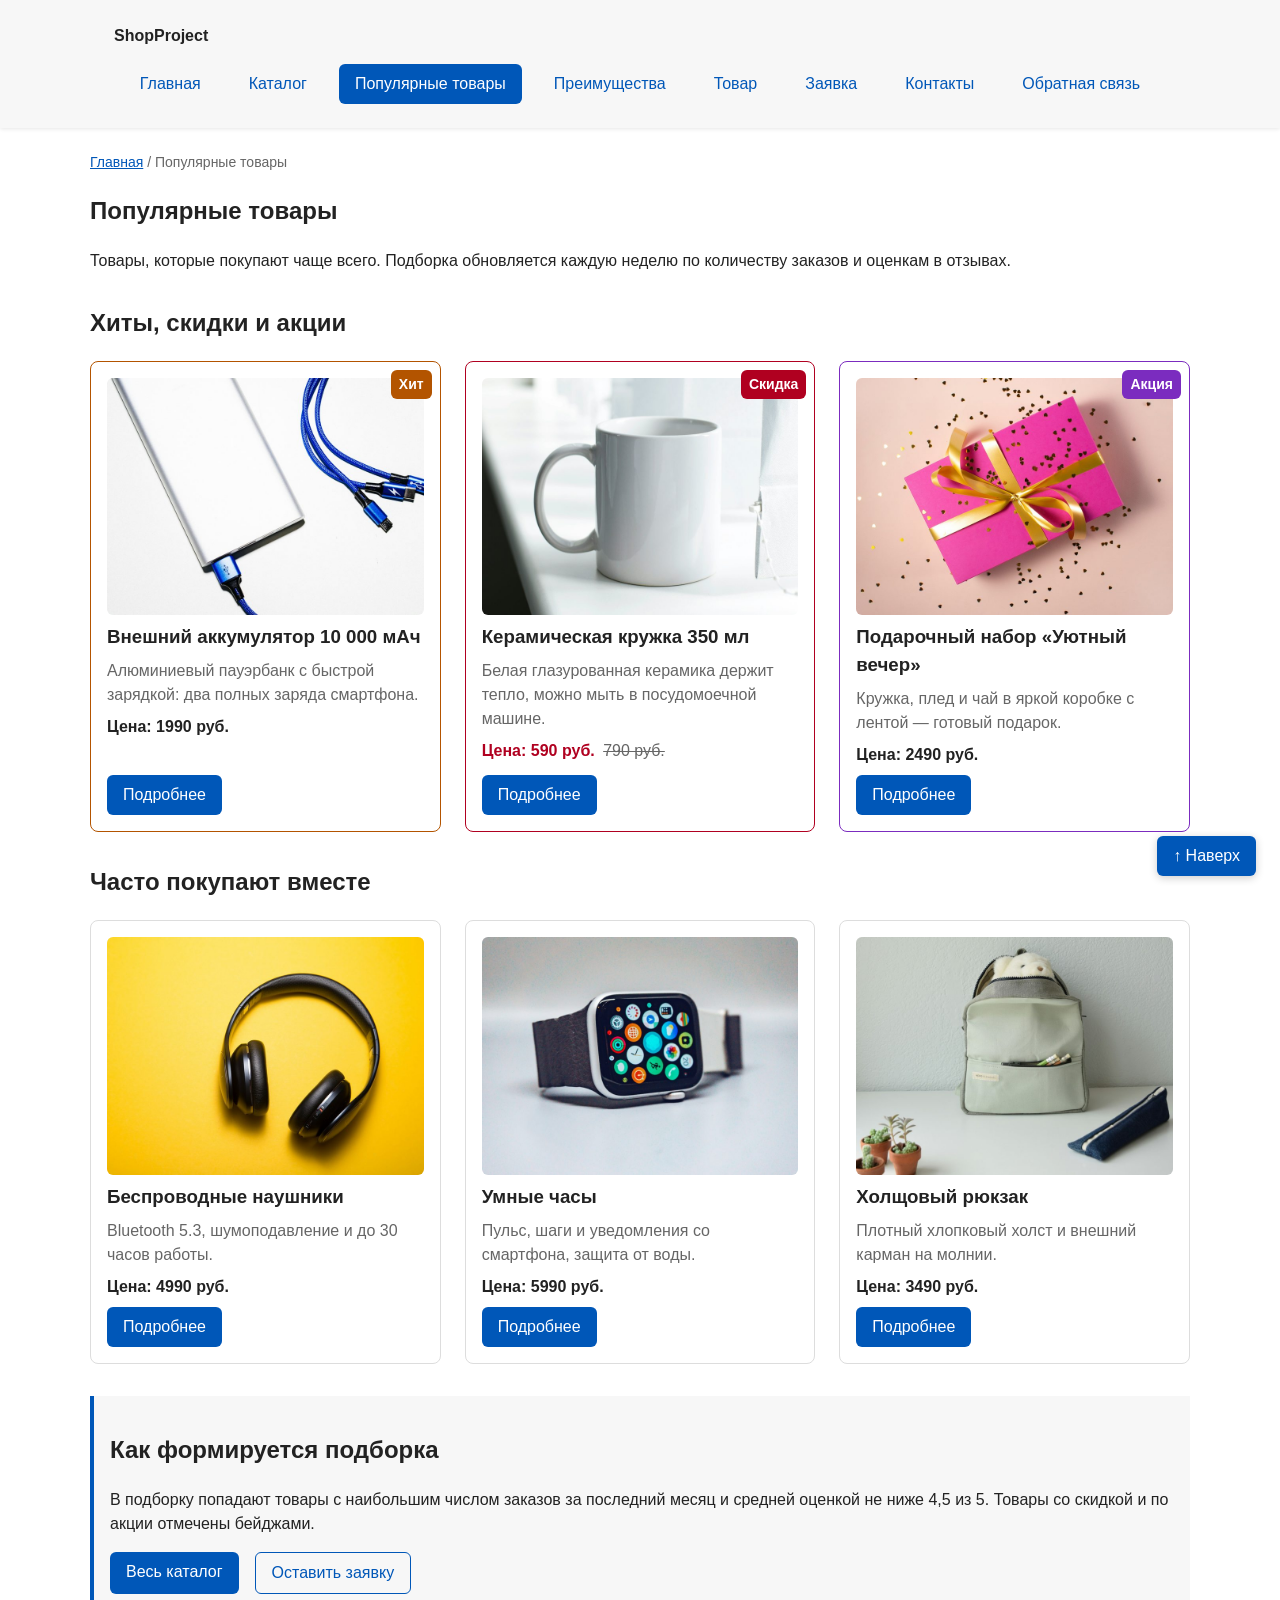
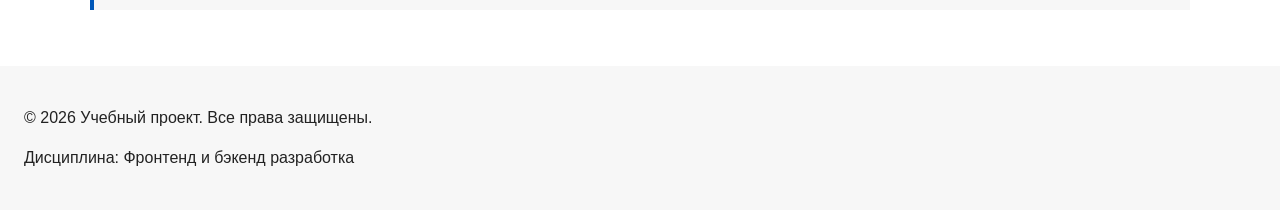
<file: popular.html>
<!DOCTYPE html>
<html lang="ru">

  <head>
    <meta charset="UTF-8">
    <meta name="viewport" content="width=device-width, initial-scale=1.0">
    <meta name="description" content="Популярные товары ShopProject: хиты продаж, товары со скидкой и по акции.">
    <title>Популярные товары — ShopProject</title>
    <meta property="og:type" content="website">
    <meta property="og:title" content="Популярные товары — ShopProject">
    <meta property="og:description" content="Популярные товары ShopProject: хиты продаж, товары со скидкой и по акции.">
    <meta property="og:image" content="https://dark1367.github.io/kr1-html-css-shop/images/preview.jpg">
    <link rel="stylesheet" href="css/style.css">
  </head>

  <body>

    <header class="site-header">
      <div class="site-header__inner">
        <a class="site-header__logo" href="index.html">ShopProject</a>

        <nav class="site-nav" aria-label="Основная навигация">
          <ul class="site-nav__list">
            <li class="site-nav__item">
              <a class="site-nav__link" href="index.html">Главная</a>
            </li>
            <li class="site-nav__item">
              <a class="site-nav__link" href="catalog.html">Каталог</a>
            </li>
            <li class="site-nav__item">
              <a class="site-nav__link site-nav__link--active" href="popular.html">Популярные товары</a>
            </li>
            <li class="site-nav__item">
              <a class="site-nav__link" href="advantages.html">Преимущества</a>
            </li>
            <li class="site-nav__item">
              <a class="site-nav__link" href="product.html">Товар</a>
            </li>
            <li class="site-nav__item">
              <a class="site-nav__link" href="order.html">Заявка</a>
            </li>
            <li class="site-nav__item">
              <a class="site-nav__link" href="contacts.html">Контакты</a>
            </li>
            <li class="site-nav__item">
              <a class="site-nav__link" href="index.html#contacts">Обратная связь</a>
            </li>
          </ul>
        </nav>
      </div>
    </header>

    <main>
      <nav class="breadcrumbs" aria-label="Хлебные крошки">
        <a class="breadcrumbs__link" href="index.html">Главная</a>
        <span class="breadcrumbs__current">Популярные товары</span>
      </nav>

      <section class="section">
        <h1>Популярные товары</h1>
        <p>
          Товары, которые покупают чаще всего. Подборка обновляется каждую неделю
          по количеству заказов и оценкам в отзывах.
        </p>
      </section>

      <section class="section">
        <h2 class="section__title">Хиты, скидки и акции</h2>

        <div class="products-grid">
          <article class="product-card product-card--hit">
            <span class="product-card__badge product-card__badge--hit">Хит</span>
            <img class="product-card__image" src="images/product-1.jpg" alt="Внешний аккумулятор 10 000 мАч" width="480" height="360" loading="lazy">
            <h3 class="product-card__title">Внешний аккумулятор 10 000 мАч</h3>
            <p class="product-card__description">Алюминиевый пауэрбанк с быстрой зарядкой: два полных заряда смартфона.</p>
            <p class="product-card__price">Цена: 1990 руб.</p>
            <a class="button button--primary product-card__button" href="product.html">Подробнее</a>
          </article>

          <article class="product-card product-card--discount">
            <span class="product-card__badge product-card__badge--discount">Скидка</span>
            <img class="product-card__image" src="images/product-2.jpg" alt="Керамическая кружка 350 мл" width="480" height="360" loading="lazy">
            <h3 class="product-card__title">Керамическая кружка 350 мл</h3>
            <p class="product-card__description">Белая глазурованная керамика держит тепло, можно мыть в посудомоечной машине.</p>
            <p class="product-card__price">Цена: 590 руб. <s class="product-card__old-price">790 руб.</s></p>
            <a class="button button--primary product-card__button" href="product.html">Подробнее</a>
          </article>

          <article class="product-card product-card--promo">
            <span class="product-card__badge product-card__badge--promo">Акция</span>
            <img class="product-card__image" src="images/product-3.jpg" alt="Подарочный набор «Уютный вечер»" width="480" height="360" loading="lazy">
            <h3 class="product-card__title">Подарочный набор «Уютный вечер»</h3>
            <p class="product-card__description">Кружка, плед и чай в яркой коробке с лентой — готовый подарок.</p>
            <p class="product-card__price">Цена: 2490 руб.</p>
            <a class="button button--primary product-card__button" href="product.html">Подробнее</a>
          </article>
        </div>
      </section>

      <section class="section">
        <h2 class="section__title">Часто покупают вместе</h2>

        <div class="products-grid">
          <article class="product-card">
            <img class="product-card__image" src="images/product-5.jpg" alt="Беспроводные наушники" width="480" height="360" loading="lazy">
            <h3 class="product-card__title">Беспроводные наушники</h3>
            <p class="product-card__description">Bluetooth 5.3, шумоподавление и до 30 часов работы.</p>
            <p class="product-card__price">Цена: 4990 руб.</p>
            <a class="button button--primary product-card__button" href="product.html">Подробнее</a>
          </article>

          <article class="product-card">
            <img class="product-card__image" src="images/product-6.jpg" alt="Умные часы" width="480" height="360" loading="lazy">
            <h3 class="product-card__title">Умные часы</h3>
            <p class="product-card__description">Пульс, шаги и уведомления со смартфона, защита от воды.</p>
            <p class="product-card__price">Цена: 5990 руб.</p>
            <a class="button button--primary product-card__button" href="product.html">Подробнее</a>
          </article>

          <article class="product-card">
            <img class="product-card__image" src="images/product-4.jpg" alt="Холщовый рюкзак" width="480" height="360" loading="lazy">
            <h3 class="product-card__title">Холщовый рюкзак</h3>
            <p class="product-card__description">Плотный хлопковый холст и внешний карман на молнии.</p>
            <p class="product-card__price">Цена: 3490 руб.</p>
            <a class="button button--primary product-card__button" href="product.html">Подробнее</a>
          </article>
        </div>
      </section>

      <aside class="aside-info">
        <h2 class="aside-info__title">Как формируется подборка</h2>
        <p>
          В подборку попадают товары с наибольшим числом заказов за последний месяц
          и средней оценкой не ниже 4,5 из 5. Товары со скидкой и по акции отмечены бейджами.
        </p>
        <div class="aside-info__actions">
          <a class="button button--primary" href="catalog.html">Весь каталог</a>
          <a class="button button--secondary" href="order.html">Оставить заявку</a>
        </div>
      </aside>
    </main>

    <footer class="site-footer">
      <p>&copy; 2026 Учебный проект. Все права защищены.</p>
      <p>Дисциплина: Фронтенд и бэкенд разработка</p>
    </footer>

    <a class="button button--primary scroll-top" href="#" aria-label="Вернуться в начало страницы">↑ Наверх</a>

  </body>
</html>
</file>
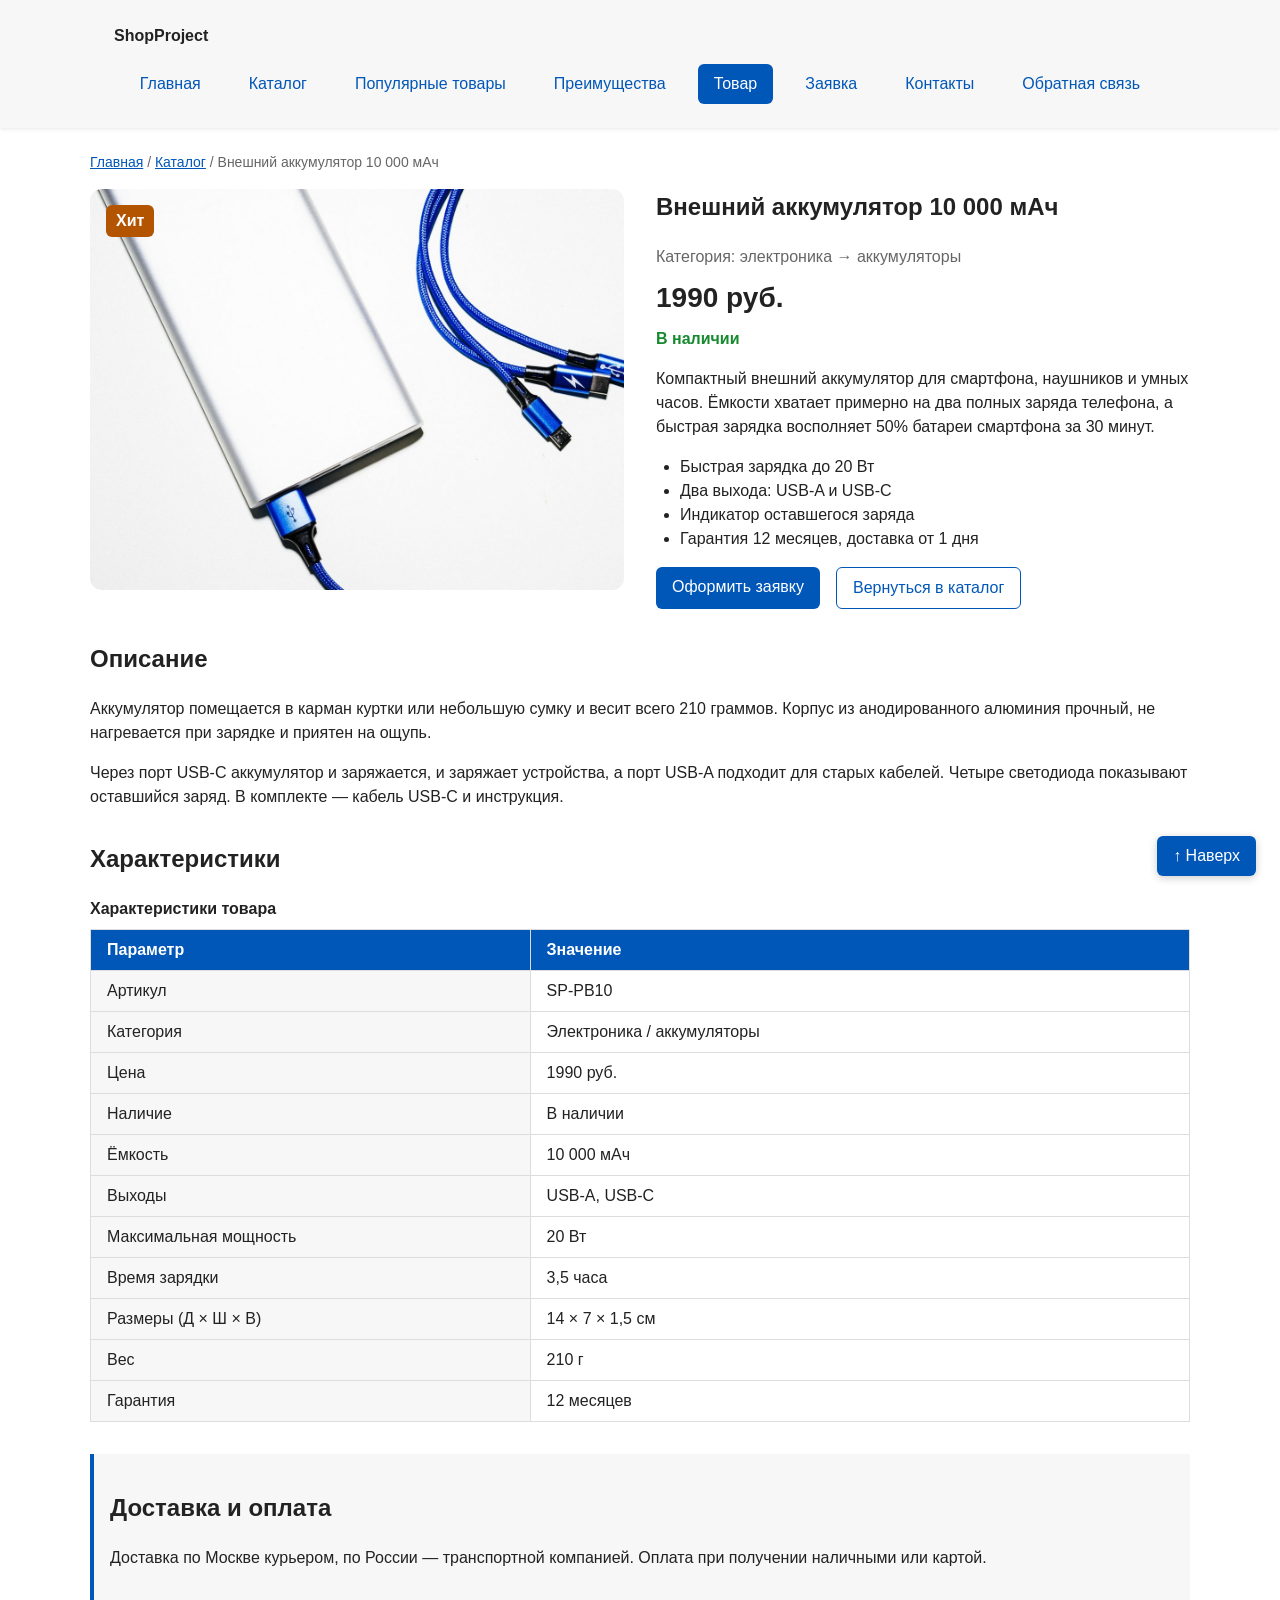
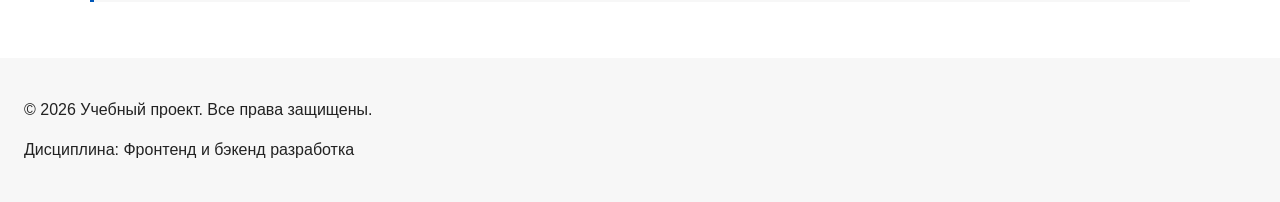
<file: product.html>
<!DOCTYPE html>
<html lang="ru">

  <head>
    <meta charset="UTF-8">
    <meta name="viewport" content="width=device-width, initial-scale=1.0">
    <meta name="description" content="Внешний аккумулятор 10 000 мАч: фото, описание, характеристики, цена и оформление заявки.">
    <title>Внешний аккумулятор 10 000 мАч — ShopProject</title>
    <meta property="og:type" content="website">
    <meta property="og:title" content="Внешний аккумулятор 10 000 мАч — ShopProject">
    <meta property="og:description" content="Внешний аккумулятор 10 000 мАч: фото, описание, характеристики, цена и оформление заявки.">
    <meta property="og:image" content="https://dark1367.github.io/kr1-html-css-shop/images/preview.jpg">
    <link rel="stylesheet" href="css/style.css">
  </head>

  <body>

    <header class="site-header">
      <div class="site-header__inner">
        <a class="site-header__logo" href="index.html">ShopProject</a>

        <nav class="site-nav" aria-label="Основная навигация">
          <ul class="site-nav__list">
            <li class="site-nav__item">
              <a class="site-nav__link" href="index.html">Главная</a>
            </li>
            <li class="site-nav__item">
              <a class="site-nav__link" href="catalog.html">Каталог</a>
            </li>
            <li class="site-nav__item">
              <a class="site-nav__link" href="popular.html">Популярные товары</a>
            </li>
            <li class="site-nav__item">
              <a class="site-nav__link" href="advantages.html">Преимущества</a>
            </li>
            <li class="site-nav__item">
              <a class="site-nav__link site-nav__link--active" href="product.html">Товар</a>
            </li>
            <li class="site-nav__item">
              <a class="site-nav__link" href="order.html">Заявка</a>
            </li>
            <li class="site-nav__item">
              <a class="site-nav__link" href="contacts.html">Контакты</a>
            </li>
            <li class="site-nav__item">
              <a class="site-nav__link" href="index.html#contacts">Обратная связь</a>
            </li>
          </ul>
        </nav>
      </div>
    </header>

    <main>
      <nav class="breadcrumbs" aria-label="Хлебные крошки">
        <a class="breadcrumbs__link" href="index.html">Главная</a>
        <span class="breadcrumbs__separator">/</span>
        <a class="breadcrumbs__link" href="catalog.html">Каталог</a>
        <span class="breadcrumbs__current">Внешний аккумулятор 10 000 мАч</span>
      </nav>

      <section class="product-details">
        <div class="product-details__media">
          <img class="product-details__image" src="images/product.jpg" alt="Внешний аккумулятор 10 000 мАч — внешний вид" width="600" height="450">
          <span class="product-details__badge">Хит</span>
        </div>

        <div class="product-details__info">
          <h1 class="product-details__title">Внешний аккумулятор 10 000 мАч</h1>
          <p class="product-details__category">Категория: электроника → аккумуляторы</p>
          <p class="product-details__price">1990 руб.</p>
          <p class="product-details__status">В наличии</p>
          <p class="product-details__description">
            Компактный внешний аккумулятор для смартфона, наушников и умных часов.
            Ёмкости хватает примерно на два полных заряда телефона, а быстрая зарядка
            восполняет 50% батареи смартфона за 30 минут.
          </p>

          <ul class="product-details__features">
            <li class="product-details__feature">Быстрая зарядка до 20 Вт</li>
            <li class="product-details__feature">Два выхода: USB-A и USB-C</li>
            <li class="product-details__feature">Индикатор оставшегося заряда</li>
            <li class="product-details__feature">Гарантия 12 месяцев, доставка от 1 дня</li>
          </ul>

          <div class="product-details__actions">
            <a class="button button--primary" href="order.html">Оформить заявку</a>
            <a class="button button--secondary" href="catalog.html">Вернуться в каталог</a>
          </div>
        </div>
      </section>

      <section class="section">
        <h2 class="section__title">Описание</h2>
        <p>
          Аккумулятор помещается в карман куртки или небольшую сумку и весит всего 210 граммов.
          Корпус из анодированного алюминия прочный, не нагревается при зарядке и приятен на ощупь.
        </p>
        <p>
          Через порт USB-C аккумулятор и заряжается, и заряжает устройства, а порт USB-A
          подходит для старых кабелей. Четыре светодиода показывают оставшийся заряд.
          В комплекте — кабель USB-C и инструкция.
        </p>
      </section>

      <section class="section">
        <h2 class="section__title">Характеристики</h2>

        <table class="product-table">
          <caption class="product-table__caption">Характеристики товара</caption>
          <thead>
            <tr class="product-table__row">
              <th class="product-table__cell product-table__cell--head" scope="col">Параметр</th>
              <th class="product-table__cell product-table__cell--head" scope="col">Значение</th>
            </tr>
          </thead>
          <tbody>
            <tr class="product-table__row">
              <th class="product-table__cell product-table__cell--name" scope="row">Артикул</th>
              <td class="product-table__cell">SP-PB10</td>
            </tr>
            <tr class="product-table__row">
              <th class="product-table__cell product-table__cell--name" scope="row">Категория</th>
              <td class="product-table__cell">Электроника / аккумуляторы</td>
            </tr>
            <tr class="product-table__row">
              <th class="product-table__cell product-table__cell--name" scope="row">Цена</th>
              <td class="product-table__cell">1990 руб.</td>
            </tr>
            <tr class="product-table__row">
              <th class="product-table__cell product-table__cell--name" scope="row">Наличие</th>
              <td class="product-table__cell">В наличии</td>
            </tr>
            <tr class="product-table__row">
              <th class="product-table__cell product-table__cell--name" scope="row">Ёмкость</th>
              <td class="product-table__cell">10 000 мАч</td>
            </tr>
            <tr class="product-table__row">
              <th class="product-table__cell product-table__cell--name" scope="row">Выходы</th>
              <td class="product-table__cell">USB-A, USB-C</td>
            </tr>
            <tr class="product-table__row">
              <th class="product-table__cell product-table__cell--name" scope="row">Максимальная мощность</th>
              <td class="product-table__cell">20 Вт</td>
            </tr>
            <tr class="product-table__row">
              <th class="product-table__cell product-table__cell--name" scope="row">Время зарядки</th>
              <td class="product-table__cell">3,5 часа</td>
            </tr>
            <tr class="product-table__row">
              <th class="product-table__cell product-table__cell--name" scope="row">Размеры (Д × Ш × В)</th>
              <td class="product-table__cell">14 × 7 × 1,5 см</td>
            </tr>
            <tr class="product-table__row">
              <th class="product-table__cell product-table__cell--name" scope="row">Вес</th>
              <td class="product-table__cell">210 г</td>
            </tr>
            <tr class="product-table__row">
              <th class="product-table__cell product-table__cell--name" scope="row">Гарантия</th>
              <td class="product-table__cell">12 месяцев</td>
            </tr>
          </tbody>
        </table>
      </section>

      <aside class="aside-info">
        <h2 class="aside-info__title">Доставка и оплата</h2>
        <p>
          Доставка по Москве курьером, по России — транспортной компанией.
          Оплата при получении наличными или картой.
        </p>
      </aside>
    </main>

    <footer class="site-footer">
      <p>&copy; 2026 Учебный проект. Все права защищены.</p>
      <p>Дисциплина: Фронтенд и бэкенд разработка</p>
    </footer>

    <a class="button button--primary scroll-top" href="#" aria-label="Вернуться в начало страницы">↑ Наверх</a>

  </body>
</html>
</file>
<file: css/style.css>
/* ===============================
   1. Переменные проекта
   =============================== */

:root {
  /* Основные цвета проекта */
  --color-bg: #ffffff;
  --color-text: #222222;
  --color-muted: #666666;
  --color-primary: #0057b8;
  --color-primary-dark: #003f86;
  --color-border: #dddddd;
  --color-surface: #f7f7f7;
  --color-surface-accent: #eef5ff;
  --color-danger: #b00020;
  --color-hit: #b35400;
  --color-promo: #7b2cbf;
  --color-success: #168a2f;
  --color-success-bg: #eefaf0;
  --color-white: #ffffff;

  /* Отступы */
  --space-xs: 4px;
  --space-sm: 8px;
  --space-md: 16px;
  --space-lg: 24px;
  --space-xl: 32px;

  /* Скругления */
  --radius-sm: 6px;
  --radius-md: 8px;
  --radius-lg: 12px;

  /* Размеры */
  --container-width: 1100px;

  /* Высота закреплённой шапки (логотип + меню) */
  --header-height: 128px;

  /* Слои по оси z */
  --z-header: 50;
  --z-scroll-top: 100;
}

/* ===============================
   2. Базовые стили
   Стили по тегам задаются только здесь.
   Компоненты ниже оформляются через БЭМ-классы.
   =============================== */

* {
  box-sizing: border-box;
}

/*
  Плавная прокрутка при переходе по якорным ссылкам.
*/
html {
  scroll-behavior: smooth;
  /* Отступ для якорей, чтобы раздел не прятался под закреплённой шапкой */
  scroll-padding-top: calc(var(--header-height) + var(--space-md));
}

body {
  margin: 0;
  font-family: Arial, sans-serif;
  line-height: 1.5;
  color: var(--color-text);
  background-color: var(--color-bg);
}

main {
  padding: var(--space-lg);
}

a {
  color: var(--color-primary);
}

a:hover {
  color: var(--color-primary-dark);
}

a:focus-visible {
  outline: 2px solid var(--color-primary);
  outline-offset: 3px;
}

/*
  Подсветка раздела, к которому выполнен переход по якорю.
*/
:target {
  outline: 2px dashed var(--color-primary);
  outline-offset: 4px;
}

/* ===============================
   3. Блок button
   =============================== */

.button {
  display: inline-block;
  padding: var(--space-sm) var(--space-md);
  border: none;
  border-radius: var(--radius-sm);
  font: inherit;
  text-decoration: none;
  cursor: pointer;
}

.button--primary {
  color: var(--color-white);
  background-color: var(--color-primary);
}

/*
  color задан явно, чтобы у кнопок-ссылок текст
  не перекрашивался правилом a:hover.
*/
.button--primary:hover {
  color: var(--color-white);
  background-color: var(--color-primary-dark);
}

.button--secondary {
  color: var(--color-primary);
  background-color: transparent;
  border: 1px solid var(--color-primary);
}

.button--secondary:hover {
  color: var(--color-white);
  background-color: var(--color-primary);
}

.button:focus-visible {
  outline: 2px solid var(--color-primary);
  outline-offset: 3px;
}

.button:disabled,
.button--disabled {
  opacity: 0.6;
  cursor: not-allowed;
}

/* ===============================
   4. Шапка и навигация
   =============================== */

/*
  Блок site-header: фон шапки на всю ширину,
  содержимое ограничено внутренним контейнером.
  Шапка закреплена у верхнего края окна при прокрутке (position: sticky).
*/
.site-header {
  position: sticky;
  top: 0;
  z-index: var(--z-header);
  background-color: var(--color-surface);
  box-shadow: 0 1px 4px rgba(0, 0, 0, 0.1);
}

.site-header__inner {
  max-width: var(--container-width);
  margin: 0 auto;
  padding: var(--space-lg);
}

.site-header__logo {
  font-weight: 700;
  color: var(--color-text);
  text-decoration: none;
}

/*
  Блок site-nav: меню выстроено в строку через Flexbox.
*/
.site-nav__list {
  display: flex;
  flex-wrap: wrap;
  justify-content: center;
  align-items: center;
  gap: var(--space-md);
  padding: 0;
  margin: var(--space-md) 0 0;
  list-style: none;
}

.site-nav__link {
  display: inline-block;
  padding: var(--space-sm) var(--space-md);
  color: var(--color-primary);
  text-decoration: none;
  border-radius: var(--radius-sm);
}

.site-nav__link:hover {
  color: var(--color-white);
  background-color: var(--color-primary);
}

.site-nav__link:focus-visible {
  outline: 2px solid var(--color-primary);
  outline-offset: 3px;
}

/*
  Модификатор активного пункта меню — текущая страница.
*/
.site-nav__link--active {
  color: var(--color-white);
  background-color: var(--color-primary);
}

/*
  Блок breadcrumbs: текущая страница не является ссылкой,
  перед ней выводится разделитель.
*/
.breadcrumbs {
  max-width: var(--container-width);
  margin: 0 auto var(--space-md);
  font-size: 14px;
  color: var(--color-muted);
}

.breadcrumbs__link {
  color: var(--color-primary);
}

.breadcrumbs__current::before {
  content: " / ";
  color: var(--color-muted);
}

.breadcrumbs__separator {
  color: var(--color-muted);
}

/* ===============================
   5. Разделы страницы
   =============================== */

/*
  Блок hero — первый экран главной страницы.
*/
.hero {
  max-width: var(--container-width);
  margin: 0 auto var(--space-xl);
  padding: var(--space-xl) var(--space-lg);
  display: grid;
  grid-template-columns: 3fr 2fr;
  align-items: center;
  gap: var(--space-xl);
  background-color: var(--color-surface-accent);
  border-radius: var(--radius-lg);
}

.hero__image {
  display: block;
  width: 100%;
  height: auto;
  border-radius: var(--radius-md);
}

/*
  Блок section — универсальный раздел страницы.
*/
.section {
  max-width: var(--container-width);
  margin: 0 auto var(--space-xl);
}

.section__title {
  margin-top: 0;
}

/*
  Ссылка «Смотреть все» под разделом главной страницы.
*/
.section__link {
  display: inline-block;
  margin-top: var(--space-md);
  font-weight: 700;
}

/*
  Блок aside-info — дополнительный информационный блок.
*/
.aside-info {
  max-width: var(--container-width);
  margin: 0 auto var(--space-xl);
  padding: var(--space-md);
  border-left: 4px solid var(--color-primary);
  background-color: var(--color-surface);
}

/*
  Кнопки внутри информационного блока.
*/
.aside-info__actions {
  display: flex;
  flex-wrap: wrap;
  gap: var(--space-md);
}

/*
  Блок advantages-grid — сетка преимуществ на странице advantages.html.
*/
.advantages-grid {
  display: grid;
  grid-template-columns: repeat(3, 1fr);
  gap: var(--space-lg);
}

.advantage-card {
  padding: var(--space-lg);
  border: 1px solid var(--color-border);
  border-radius: var(--radius-md);
  background-color: var(--color-bg);
}

.advantage-card:hover {
  border-color: var(--color-primary);
}

.advantage-card__number {
  display: inline-block;
  margin-bottom: var(--space-sm);
  padding: 4px 10px;
  font-weight: 700;
  color: var(--color-white);
  background-color: var(--color-primary);
  border-radius: var(--radius-sm);
}

.advantage-card__title {
  margin: 0 0 var(--space-sm);
}

.advantage-card__text {
  margin: 0;
  color: var(--color-muted);
}

/*
  Блок steps — шаги оформления заказа (нумерованный список в сетке).
*/
.steps {
  display: grid;
  grid-template-columns: repeat(4, 1fr);
  gap: var(--space-lg);
  padding: 0;
  list-style: none;
  counter-reset: step;
}

.steps__item {
  position: relative;
  padding: var(--space-xl) var(--space-md) var(--space-md);
  background-color: var(--color-surface-accent);
  border-radius: var(--radius-md);
  counter-increment: step;
}

/*
  Номер шага выводится счётчиком CSS и позиционируется в углу карточки.
*/
.steps__item::before {
  content: counter(step);
  position: absolute;
  top: calc(var(--space-md) * -1);
  left: var(--space-md);
  width: 32px;
  height: 32px;
  line-height: 32px;
  text-align: center;
  font-weight: 700;
  color: var(--color-white);
  background-color: var(--color-primary);
  border-radius: 50%;
}

.steps__title {
  margin: 0 0 var(--space-xs);
  font-size: 18px;
}

.steps__text {
  margin: 0;
}

/*
  Блок stats — цифры о магазине.
*/
.stats {
  display: grid;
  grid-template-columns: repeat(4, 1fr);
  gap: var(--space-lg);
}

.stats__item {
  padding: var(--space-lg);
  text-align: center;
  border: 1px solid var(--color-border);
  border-radius: var(--radius-md);
}

.stats__value {
  margin: 0;
  font-size: 28px;
  font-weight: 700;
  color: var(--color-primary);
}

.stats__label {
  margin: 0;
  color: var(--color-muted);
}

/*
  Блок site-footer — подвал сайта.
*/
.site-footer {
  padding: var(--space-lg);
  background-color: var(--color-surface);
}

/* ===============================
   6. Товары и каталог
   =============================== */

/*
  Блок products-grid отвечает только за расположение карточек.
*/
.products-grid {
  display: grid;
  grid-template-columns: repeat(3, 1fr);
  gap: var(--space-lg);
}

/*
  Блок product-card — переиспользуемая карточка товара.
  Содержимое выстроено в колонку через Flexbox,
  кнопка прижата к нижнему краю.
*/
.product-card {
  position: relative;
  display: flex;
  flex-direction: column;
  gap: var(--space-sm);
  padding: var(--space-md);
  border: 1px solid var(--color-border);
  border-radius: var(--radius-md);
  background-color: var(--color-bg);
}

.product-card:hover {
  border-color: var(--color-primary);
}

.product-card--featured {
  border-color: var(--color-primary);
}

.product-card--discount {
  border-color: var(--color-danger);
}

.product-card--hit {
  border-color: var(--color-hit);
}

.product-card--promo {
  border-color: var(--color-promo);
}

/*
  Изображение товара: занимает всю ширину карточки,
  пропорции сохраняются за счёт aspect-ratio и object-fit.
*/
.product-card__image {
  display: block;
  width: 100%;
  height: auto;
  aspect-ratio: 4 / 3;
  object-fit: cover;
  border-radius: var(--radius-sm);
}

/*
  Бейдж позиционируется относительно карточки (position: relative у .product-card).
*/
.product-card__badge {
  position: absolute;
  top: var(--space-sm);
  right: var(--space-sm);
  padding: 4px 8px;
  font-size: 14px;
  font-weight: 700;
  color: var(--color-white);
  border-radius: var(--radius-sm);
  z-index: 1;
}

.product-card__badge--hit {
  background-color: var(--color-hit);
}

.product-card__badge--discount {
  background-color: var(--color-danger);
}

.product-card__badge--promo {
  background-color: var(--color-promo);
}

.product-card__title {
  margin: 0;
  color: var(--color-text);
}

.product-card__description {
  margin: 0;
  color: var(--color-muted);
}

.product-card__price {
  margin: 0;
  font-weight: 700;
}

/*
  Старая цена у товара со скидкой.
*/
.product-card__old-price {
  margin-left: var(--space-xs);
  font-weight: 400;
  color: var(--color-muted);
}

.product-card--discount .product-card__price {
  color: var(--color-danger);
}

.product-card__button {
  margin-top: auto;
  align-self: flex-start;
}

/*
  Блок catalog-layout: сетка «фильтры + товары»
  через именованные области Grid.
*/
.catalog-layout {
  max-width: var(--container-width);
  margin: 0 auto var(--space-xl);
  display: grid;
  grid-template-columns: 260px 1fr;
  grid-template-areas: "filters products";
  gap: var(--space-lg);
}

.catalog-filters {
  grid-area: filters;
  position: sticky;
  /* Фильтр прилипает ниже закреплённой шапки */
  top: calc(var(--header-height) + var(--space-md));
  align-self: start;
  padding: var(--space-md);
  border: 1px solid var(--color-border);
  border-radius: var(--radius-md);
  background-color: var(--color-surface);
}

.catalog-products {
  grid-area: products;
}

/*
  Блок filters-form — форма фильтров каталога.
*/
.filters-form {
  display: grid;
  gap: var(--space-md);
}

.filters-form__group {
  margin: 0;
  padding: var(--space-md);
  border: 1px solid var(--color-border);
  border-radius: var(--radius-sm);
}

.filters-form__legend {
  font-weight: 700;
}

.filters-form__label {
  display: block;
  margin-bottom: var(--space-sm);
}

.filters-form__input {
  width: 100%;
  padding: 8px 10px;
  border: 1px solid var(--color-border);
  border-radius: var(--radius-sm);
  font: inherit;
}

/*
  Блок product-details — подробная карточка товара на product.html.
  Слева изображение, справа информация (CSS Grid).
*/
.product-details {
  max-width: var(--container-width);
  margin: 0 auto var(--space-xl);
  display: grid;
  grid-template-columns: 1fr 1fr;
  gap: var(--space-xl);
  align-items: start;
}

.product-details__media {
  position: relative;
}

.product-details__image {
  display: block;
  width: 100%;
  height: auto;
  border-radius: var(--radius-lg);
}

.product-details__badge {
  position: absolute;
  top: var(--space-md);
  left: var(--space-md);
  padding: 4px 10px;
  font-weight: 700;
  color: var(--color-white);
  background-color: var(--color-hit);
  border-radius: var(--radius-sm);
}

.product-details__title {
  margin-top: 0;
}

.product-details__category,
.product-details__status {
  margin: 0 0 var(--space-sm);
  color: var(--color-muted);
}

.product-details__status {
  color: var(--color-success);
  font-weight: 700;
}

.product-details__price {
  margin: 0 0 var(--space-sm);
  font-size: 28px;
  font-weight: 700;
}

.product-details__features {
  padding-left: var(--space-lg);
}

.product-details__actions {
  display: flex;
  flex-wrap: wrap;
  gap: var(--space-md);
}

/*
  Блок product-table — таблица характеристик товара.
*/
.product-table {
  width: 100%;
  border-collapse: collapse;
}

.product-table__caption {
  margin-bottom: var(--space-sm);
  font-weight: 700;
  text-align: left;
}

.product-table__cell {
  padding: var(--space-sm) var(--space-md);
  border: 1px solid var(--color-border);
  text-align: left;
}

.product-table__cell--head {
  color: var(--color-white);
  background-color: var(--color-primary);
}

.product-table__cell--name {
  width: 40%;
  font-weight: 400;
  background-color: var(--color-surface);
}

.product-table__row:hover .product-table__cell {
  background-color: var(--color-surface-accent);
}

/* ===============================
   7. Отзывы, FAQ и кнопка «Наверх»
   =============================== */

/*
  Блок reviews — отзывы покупателей на главной странице.
*/
.reviews__list {
  display: grid;
  grid-template-columns: repeat(3, 1fr);
  gap: var(--space-lg);
}

.review-card {
  padding: var(--space-md);
  border: 1px solid var(--color-border);
  border-radius: var(--radius-md);
  background-color: var(--color-surface);
}

.review-card__author {
  margin: 0 0 var(--space-xs);
}

.review-card__rating {
  margin: 0 0 var(--space-sm);
  font-weight: 700;
  color: var(--color-hit);
}

.review-card__text {
  margin: 0;
}

/*
  Блок faq — часто задаваемые вопросы.
  Раскрытие работает за счёт тегов details/summary, без JavaScript.
*/
.faq__item {
  margin-bottom: var(--space-sm);
  border: 1px solid var(--color-border);
  border-radius: var(--radius-md);
}

.faq__question {
  padding: var(--space-md);
  font-weight: 700;
  cursor: pointer;
}

.faq__question:hover {
  color: var(--color-primary);
}

.faq__question:focus-visible {
  outline: 2px solid var(--color-primary);
  outline-offset: 3px;
}

.faq__item[open] .faq__question {
  color: var(--color-primary);
  border-bottom: 1px solid var(--color-border);
}

.faq__answer {
  padding: var(--space-md);
}

.faq__text {
  margin: 0 0 var(--space-sm);
}

.faq__text:last-child {
  margin-bottom: 0;
}

/*
  Блок scroll-top — кнопка «Наверх», закреплена в правом нижнем углу окна.
  z-index поднимает её над содержимым страницы.
*/
.scroll-top {
  position: fixed;
  right: var(--space-lg);
  bottom: var(--space-lg);
  z-index: var(--z-scroll-top);
  box-shadow: 0 2px 8px rgba(0, 0, 0, 0.2);
}

/* ===============================
   8. Модальное окно и форма заявки
   =============================== */

/*
  Блок order-dialog — модальное окно заявки.
*/
.order-dialog {
  width: min(100% - 32px, 560px);
  padding: var(--space-lg);
  border: none;
  border-radius: var(--radius-lg);
}

.order-dialog::backdrop {
  background-color: rgba(0, 0, 0, 0.5);
}

.order-dialog__title {
  margin-top: 0;
}

/*
  Форма на отдельной странице order.html.
*/
.order-page__form {
  max-width: 560px;
}

/*
  Блок order-form — форма заявки.
  Отдельный блок, чтобы форму можно было использовать и вне модального окна.
*/
.order-form__field {
  margin-bottom: var(--space-md);
}

.order-form__label {
  display: block;
  margin-bottom: var(--space-xs);
}

.order-form__input,
.order-form__select,
.order-form__textarea {
  width: 100%;
  padding: 10px 12px;
  border: 1px solid var(--color-border);
  border-radius: var(--radius-sm);
  font: inherit;
}

.order-form__hint {
  display: block;
  margin-top: var(--space-xs);
  color: var(--color-muted);
}

.order-form__input:hover,
.order-form__select:hover,
.order-form__textarea:hover {
  border-color: var(--color-primary);
}

.order-form__input:focus-visible,
.order-form__select:focus-visible,
.order-form__textarea:focus-visible {
  outline: 2px solid var(--color-primary);
  outline-offset: 3px;
}

/*
  Ошибочное поле: атрибут aria-invalid выставляет JavaScript при проверке.
  Правило стоит после :hover, чтобы красная рамка не пропадала при наведении.
*/
.order-form__input[aria-invalid="true"],
.order-form__select[aria-invalid="true"],
.order-form__textarea[aria-invalid="true"] {
  border-color: var(--color-danger);
}

.order-form__checkbox[aria-invalid="true"] {
  outline: 2px solid var(--color-danger);
}

.order-form__actions {
  display: flex;
  gap: var(--space-md);
  margin-top: var(--space-lg);
}

/*
  Блок success-message — сообщение об успешной отправке.
*/
.success-message {
  max-width: var(--container-width);
  margin: var(--space-lg) auto;
  padding: var(--space-md);
  border-left: 4px solid var(--color-success);
  background-color: var(--color-success-bg);
}
</file>
